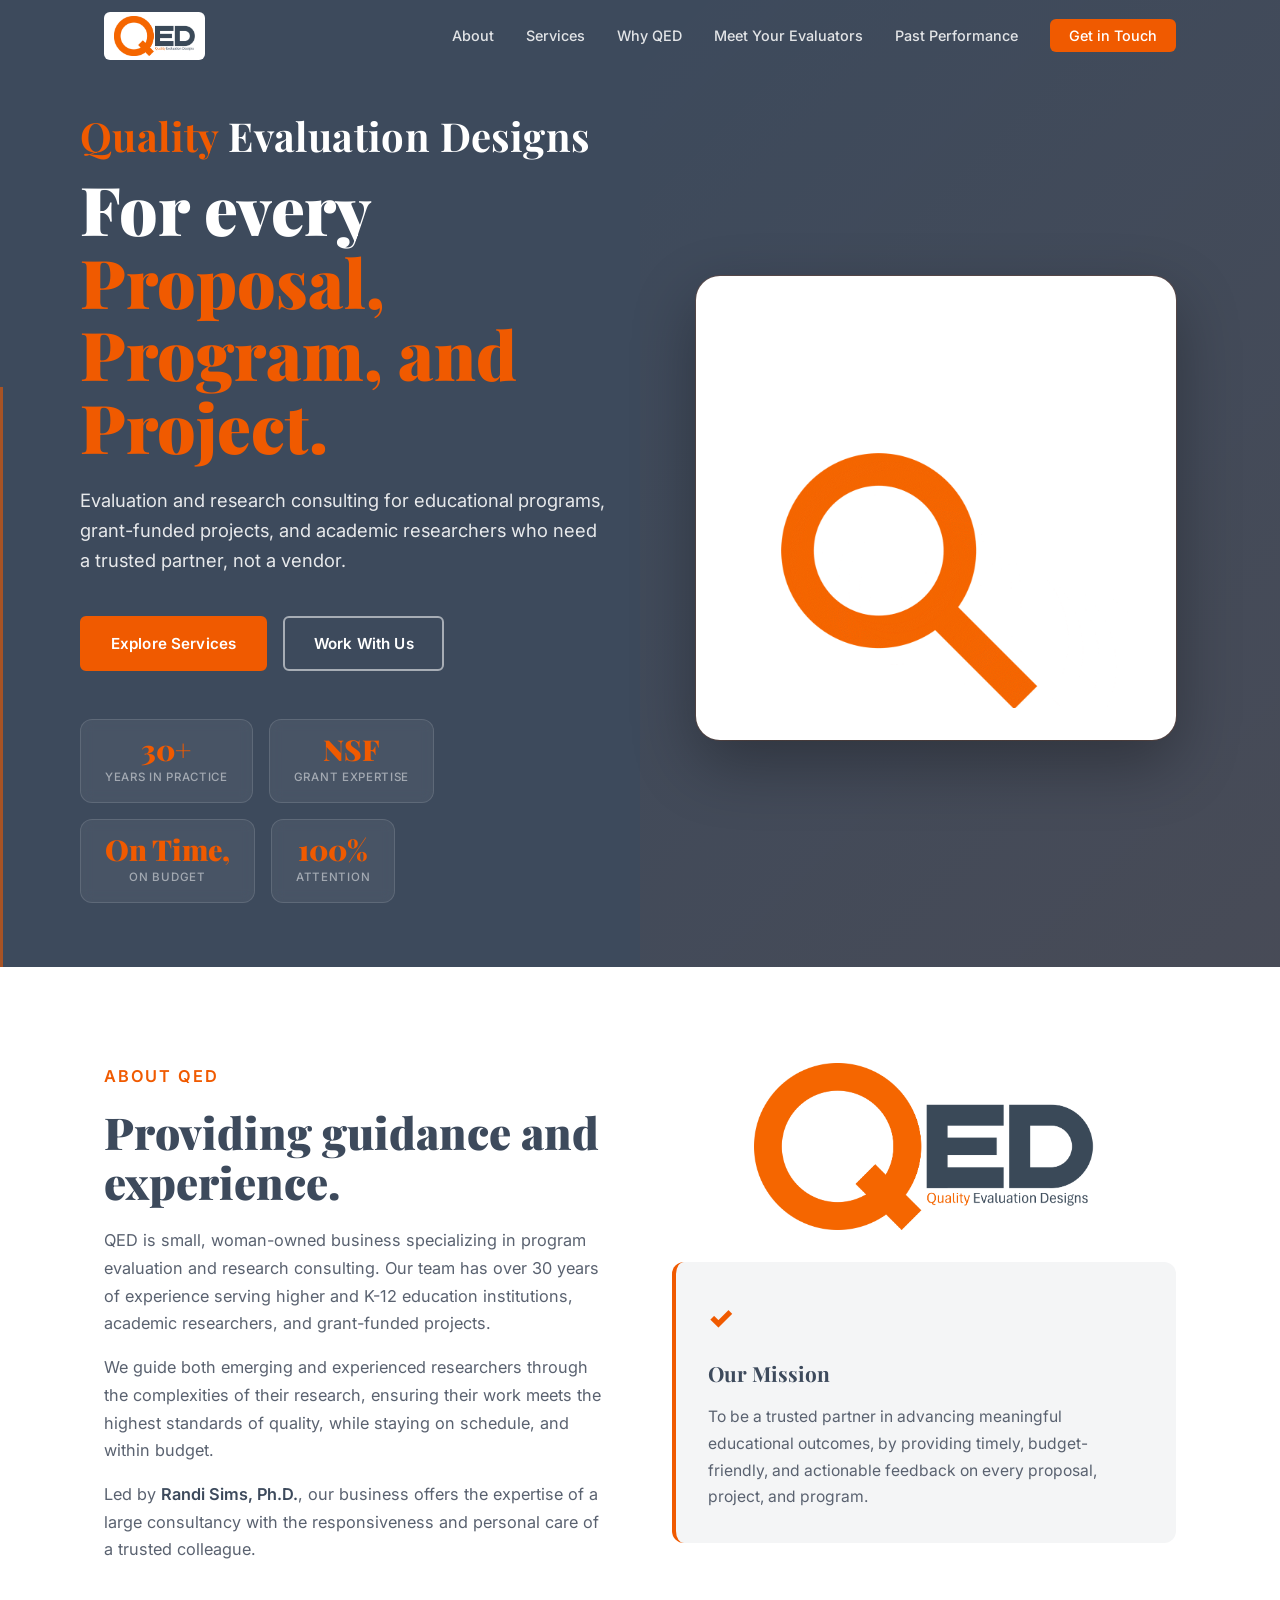
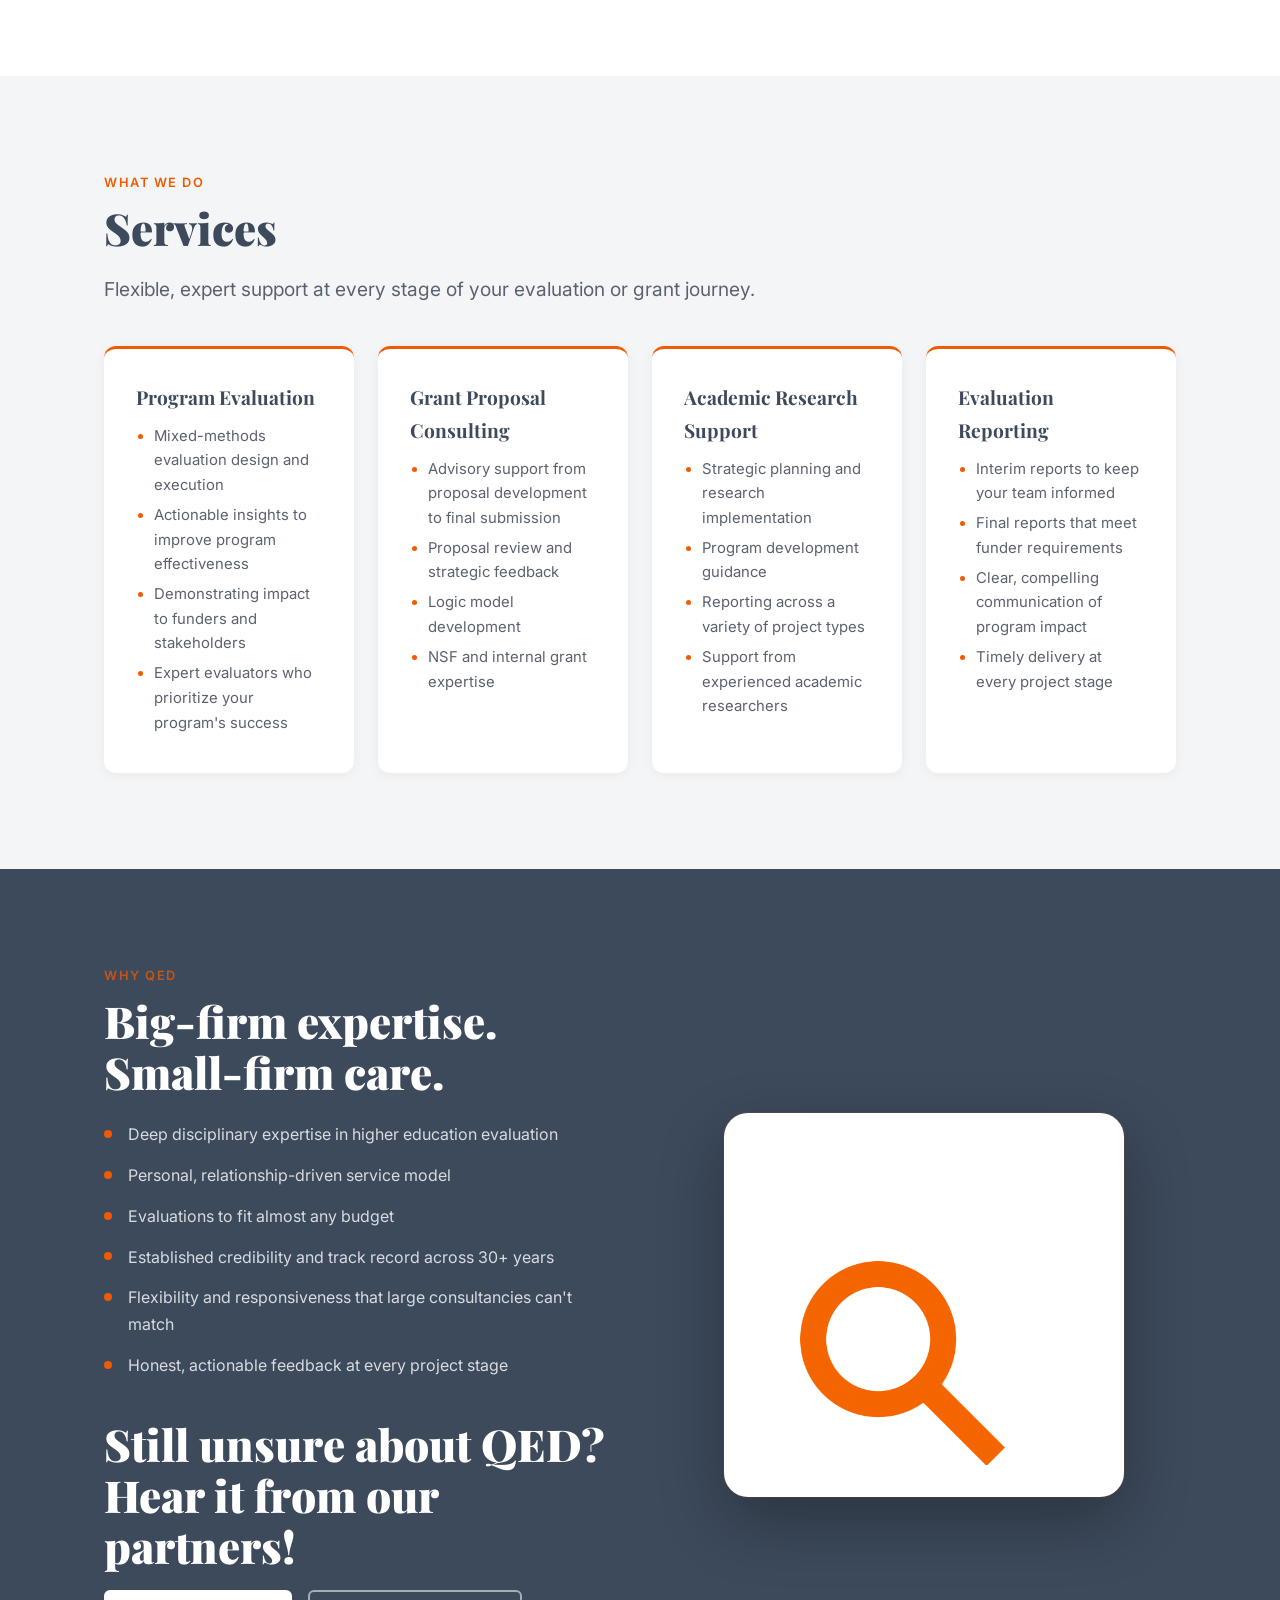
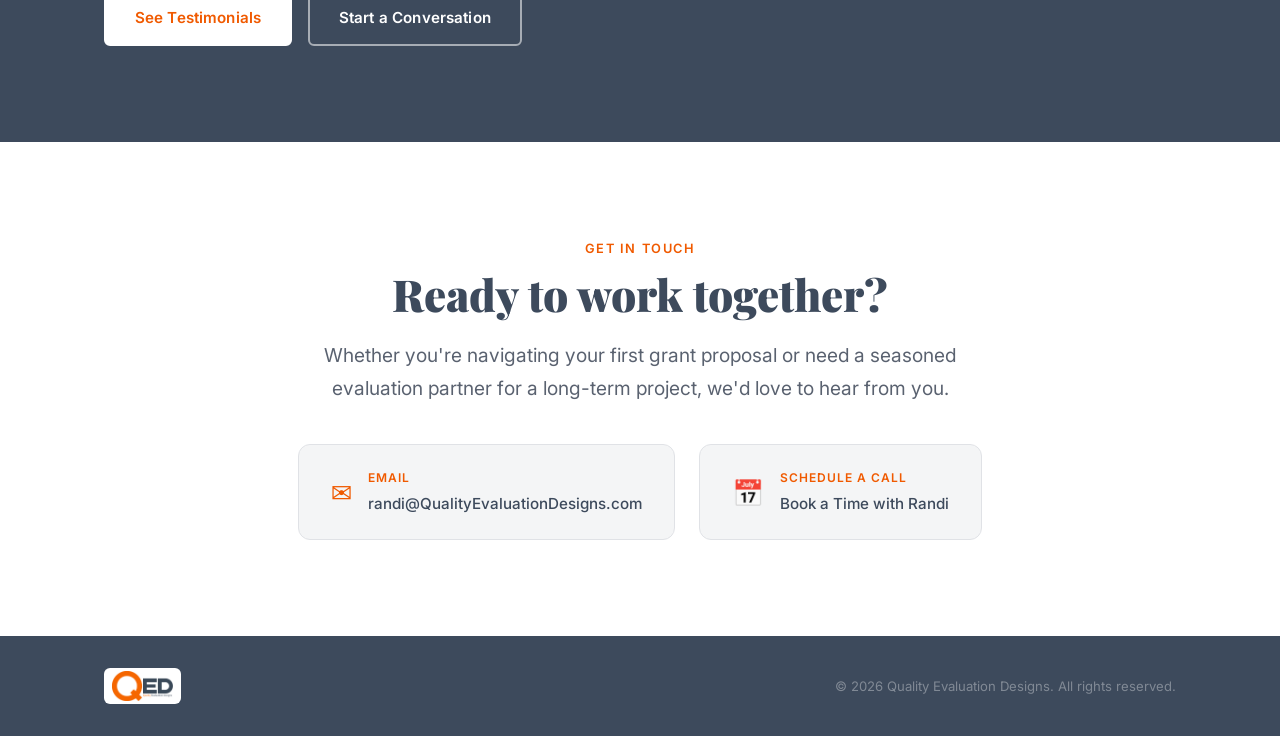
<file: index.html>
<!DOCTYPE html>
<html lang="en">
<head>
  <meta charset="UTF-8" />
  <meta name="viewport" content="width=device-width, initial-scale=1.0" />
  <title>Quality Evaluation Designs</title>
  <link rel="stylesheet" href="styles.css" />
  <link rel="icon" type="image/png" href="favicon.png" />
  <link rel="preconnect" href="https://fonts.googleapis.com" />
  <link rel="preconnect" href="https://fonts.gstatic.com" crossorigin />
  <link href="https://fonts.googleapis.com/css2?family=Playfair+Display:wght@700;900&family=Inter:wght@300;400;500;600&display=swap" rel="stylesheet" />
  <!-- Calendly link widget begin -->
  <link href="https://assets.calendly.com/assets/external/widget.css" rel="stylesheet">
  <script src="https://assets.calendly.com/assets/external/widget.js" type="text/javascript" async></script>
  <!-- Calendly link widget end -->
</head>
<body>

  <!-- ── Navigation ─────────────────────────────────────────── -->
  <nav class="nav" id="nav">
    <div class="nav__inner">
      <a href="#hero" class="nav__logo">
        <img src="qed_standardLogo.png" alt="Quality Evaluation Designs" class="nav__logo-img" />
      </a>
      <button class="nav__toggle" id="navToggle" aria-label="Toggle menu">
        <span></span><span></span><span></span>
      </button>
      <ul class="nav__links" id="navLinks">
        <li><a href="#about">About</a></li>
        <li><a href="#services">Services</a></li>
        <li><a href="#why-qed">Why QED</a></li>
        <li><a href="team.html">Meet Your Evaluators</a></li>
        <li><a href="testimonials.html">Past Performance</a></li>
        <li><a href="#contact" class="nav__cta">Get in Touch</a></li>
      </ul>
    </div>
  </nav>

  <!-- ── Hero ───────────────────────────────────────────────── -->
  <section class="hero" id="hero">
    <div class="hero__inner">
      <div class="hero__content">
        <p class="hero__brand-name">
          <span class="hero__brand-name--accent">Quality</span> Evaluation Designs
        </p>
        <h1 class="hero__title">
          For every<br />
          <span class="hero__title--accent">Proposal, Program, and Project.</span>
        </h1>
        <p class="hero__sub">
          Evaluation and research consulting for educational programs, grant-funded projects, and academic researchers who need a trusted partner, not a vendor.
        </p>
        <div class="hero__actions">
          <a href="#services" class="btn btn--primary">Explore Services</a>
          <a href="#contact" class="btn btn--outline">Work With Us</a>
        </div>
        <div class="hero__stat-row">
          <div class="stat-chip">
            <span class="stat-chip__num">30+</span>
            <span class="stat-chip__label">Years in Practice</span>
          </div>
          <div class="stat-chip">
            <span class="stat-chip__num">NSF</span>
            <span class="stat-chip__label">Grant Expertise</span>
          </div>
           <div class="stat-chip">
            <span class="stat-chip__num">On Time,</span>
            <span class="stat-chip__label">On Budget</span>
          </div>
          <div class="stat-chip">
            <span class="stat-chip__num">100%</span>
            <span class="stat-chip__label">Attention</span>
          </div>
        </div>
      </div>

      <div class="hero__visual" aria-hidden="true">
        <img src="qed_logo_gif.gif" alt="" class="hero__gif" />
      </div>
    </div>
  </section>

  <!-- ── About ──────────────────────────────────────────────── -->
  <section class="section about" id="about">
    <div class="container">
      <div class="about__grid">
        <div class="about__text">
          <p class="section-eyebrow">About QED</p>
          <h2 class="section-title">Providing guidance and experience.</h2>
          <p>
            QED is small, woman-owned business specializing in program evaluation and research
            consulting. Our team has over 30 years of experience serving higher and K-12 education
            institutions, academic researchers, and grant-funded projects.
          </p>
          <p>
            We guide both emerging and experienced researchers through the complexities
            of their research, ensuring their work meets the highest standards of
            quality, while staying on schedule, and within budget.
          </p>
          <p>
            Led by <strong>Randi Sims, Ph.D.</strong>, our business offers the expertise of a large
            consultancy with the responsiveness and personal care of a trusted colleague.
          </p>
        </div>
        <div class="about__logo-panel">
          <img src="qed_standardLogo.png" alt="Quality Evaluation Designs logo" class="about__logo-img" />
          <div class="mission-card">
            <div class="mission-card__icon" aria-hidden="true">&#10003;</div>
            <h3>Our Mission</h3>
            <p>
              To be a trusted partner in advancing meaningful educational outcomes,
              by providing timely, budget-friendly, and actionable feedback
              on every proposal, project, and program.
            </p>
          </div>
        </div>
      </div>
    </div>
  </section>

  <!-- ── Services ───────────────────────────────────────────── -->
  <section class="section services" id="services">
    <div class="container">
      <p class="section-eyebrow">What We Do</p>
      <h2 class="section-title">Services</h2>
      <p class="section-sub">
        Flexible, expert support at every stage of your evaluation or grant journey.
      </p>
      <div class="services__grid">

        <div class="service-card">
          <h3>Program Evaluation</h3>
          <ul>
            <li>Mixed-methods evaluation design and execution</li>
            <li>Actionable insights to improve program effectiveness</li>
            <li>Demonstrating impact to funders and stakeholders</li>
            <li>Expert evaluators who prioritize your program's success</li>
          </ul>
        </div>

        <div class="service-card">
          <h3>Grant Proposal Consulting</h3>
          <ul>
            <li>Advisory support from proposal development to final submission</li>
            <li>Proposal review and strategic feedback</li>
            <li>Logic model development</li>
            <li>NSF and internal grant expertise</li>
          </ul>
        </div>

        <div class="service-card">
          <h3>Academic Research Support</h3>
          <ul>
            <li>Strategic planning and research implementation</li>
            <li>Program development guidance</li>
            <li>Reporting across a variety of project types</li>
            <li>Support from experienced academic researchers</li>
          </ul>
        </div>

        <div class="service-card">
          <h3>Evaluation Reporting</h3>
          <ul>
            <li>Interim reports to keep your team informed</li>
            <li>Final reports that meet funder requirements</li>
            <li>Clear, compelling communication of program impact</li>
            <li>Timely delivery at every project stage</li>
          </ul>
        </div>

      </div>
    </div>
  </section>

  <!-- ── Why QED ────────────────────────────────────────────── -->
  <section class="section why-qed" id="why-qed">
    <div class="container">
      <div class="why-qed__inner">
        <div class="why-qed__text">
          <p class="section-eyebrow section-eyebrow--light">Why QED</p>
          <h2 class="section-title section-title--light">
            Big-firm expertise.<br />Small-firm care.
          </h2>
          <ul class="why-list">
            <li>Deep disciplinary expertise in higher education evaluation</li>
            <li>Personal, relationship-driven service model</li>
            <li>Evaluations to fit almost any budget</li>
            <li>Established credibility and track record across 30+ years</li>
            <li>Flexibility and responsiveness that large consultancies can't match</li>
            <li>Honest, actionable feedback at every project stage</li>
          </ul>
          <h2 class="section-title section-title--light">
            Still unsure about QED? <br />
            Hear it from our partners!
          </h2>
          <div class="btn-row">
            <a href="testimonials.html" class="btn btn--primary btn--light-bg">See Testimonials</a>
            <a href="#contact" class="btn btn--outline">Start a Conversation</a>
          </div>
        </div>
        <div class="why-qed__visual" aria-hidden="true">
          <img src="qed_logo_gif.gif" alt="" class="why-qed__gif" />
        </div>
      </div>
    </div>
  </section>

  <!-- ── Contact ────────────────────────────────────────────── -->
  <section class="section contact" id="contact">
    <div class="container contact__inner">
      <p class="section-eyebrow">Get in Touch</p>
      <h2 class="section-title">Ready to work together?</h2>
      <p class="section-sub">
        Whether you're navigating your first grant proposal or need a seasoned
        evaluation partner for a long-term project, we'd love to hear from you.
      </p>
      <div class="contact__cards">
        <a href="mailto:randi@QualityEvaluationDesigns.com" class="contact-card">
          <div class="contact-card__icon" aria-hidden="true">&#9993;</div>
          <div>
            <p class="contact-card__label">Email</p>
            <p class="contact-card__value">randi@QualityEvaluationDesigns.com</p>
          </div>
        </a>
        <a href="" class="contact-card" onclick="Calendly.initPopupWidget({url: 'https://calendly.com/randi-qualityevaluationdesigns/meeting-with-randi'});return false;">
          <div class="contact-card__icon" aria-hidden="true">&#128197;</div>
          <div>
            <p class="contact-card__label">Schedule a Call</p>
            <p class="contact-card__value">Book a Time with Randi</p>
          </div>
        </a>
      </div>
    </div>
  </section>

  <!-- ── Footer ─────────────────────────────────────────────── -->
  <footer class="footer">
    <div class="container footer__inner">
      <div class="footer__brand">
        <img src="qed_standardLogo.png" alt="Quality Evaluation Designs" class="footer__logo-img" />
      </div>
      <p class="footer__copy">&copy; 2026 Quality Evaluation Designs. All rights reserved.</p>
    </div>
  </footer>

  <script src="script.js"></script>
</body>
</html>
</file>
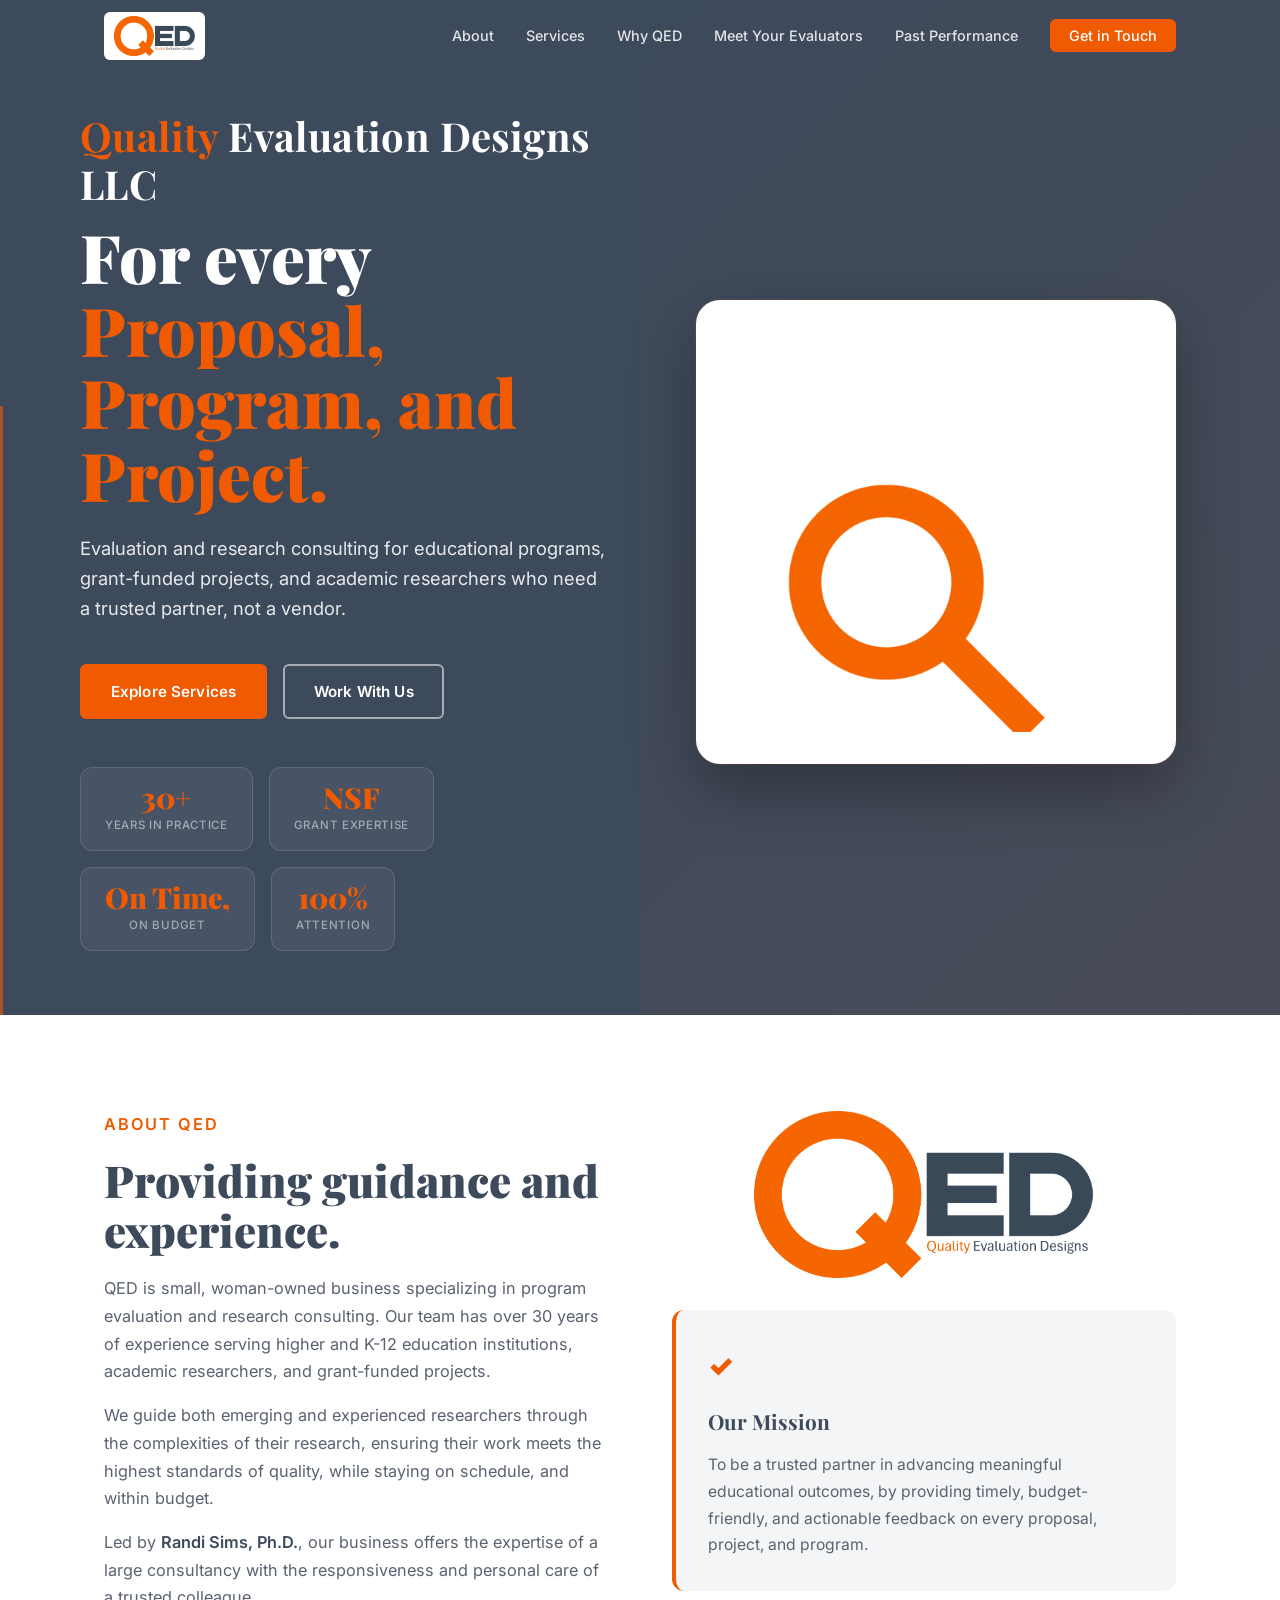
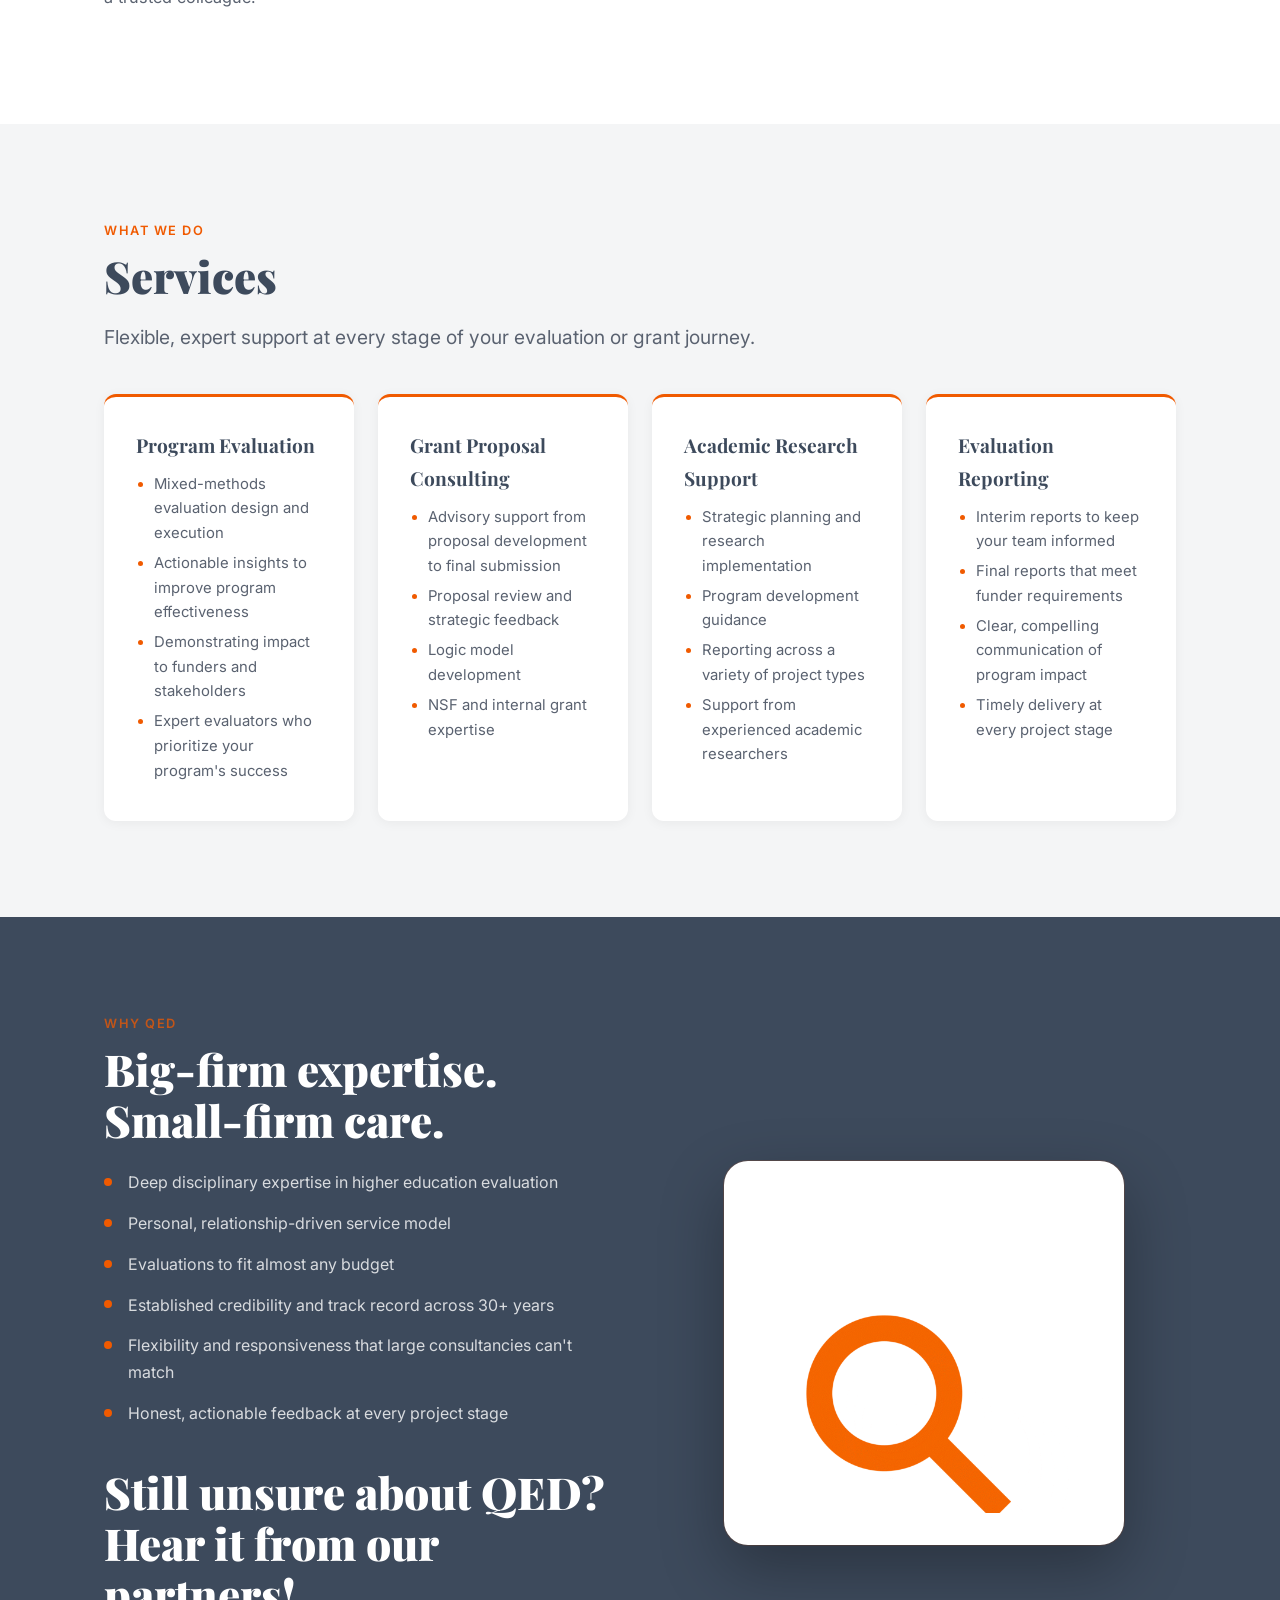
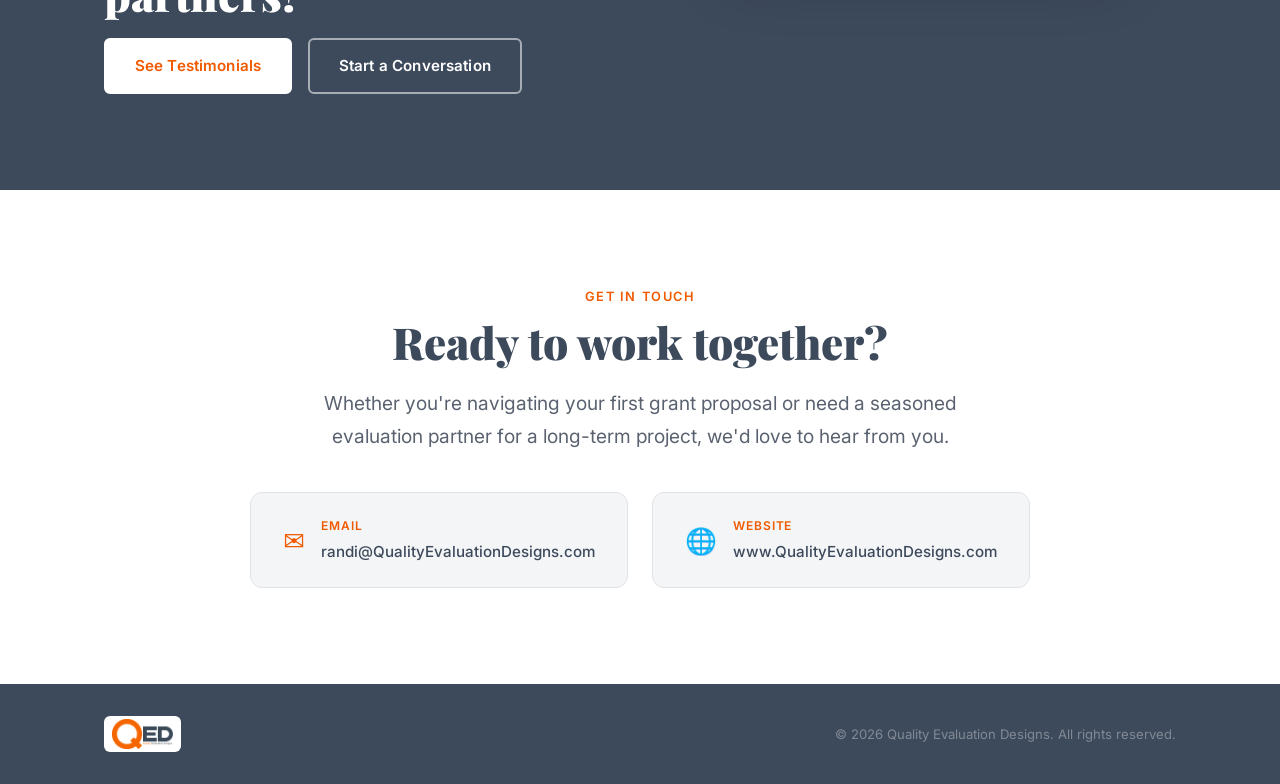
<file: index-pop-os-safeBackup-0001.html>
<!DOCTYPE html>
<html lang="en">
<head>
  <meta charset="UTF-8" />
  <meta name="viewport" content="width=device-width, initial-scale=1.0" />
  <title>Quality Evaluation Designs</title>
  <link rel="stylesheet" href="styles.css" />
  <link rel="icon" type="image/png" href="favicon.png" />
  <link rel="preconnect" href="https://fonts.googleapis.com" />
  <link rel="preconnect" href="https://fonts.gstatic.com" crossorigin />
  <link href="https://fonts.googleapis.com/css2?family=Playfair+Display:wght@700;900&family=Inter:wght@300;400;500;600&display=swap" rel="stylesheet" />
</head>
<body>

  <!-- ── Navigation ─────────────────────────────────────────── -->
  <nav class="nav" id="nav">
    <div class="nav__inner">
      <a href="#hero" class="nav__logo">
        <img src="qed_standardLogo.png" alt="Quality Evaluation Designs" class="nav__logo-img" />
      </a>
      <button class="nav__toggle" id="navToggle" aria-label="Toggle menu">
        <span></span><span></span><span></span>
      </button>
      <ul class="nav__links" id="navLinks">
        <li><a href="#about">About</a></li>
        <li><a href="#services">Services</a></li>
        <li><a href="#why-qed">Why QED</a></li>
        <li><a href="team.html">Meet Your Evaluators</a></li>
        <li><a href="testimonials.html">Past Performance</a></li>
        <li><a href="#contact" class="nav__cta">Get in Touch</a></li>
      </ul>
    </div>
  </nav>

  <!-- ── Hero ───────────────────────────────────────────────── -->
  <section class="hero" id="hero">
    <div class="hero__inner">
      <div class="hero__content">
        <p class="hero__brand-name">
          <span class="hero__brand-name--accent">Quality</span> Evaluation Designs LLC
        </p>
        <h1 class="hero__title">
          For every<br />
          <span class="hero__title--accent">Proposal, Program, and Project.</span>
        </h1>
        <p class="hero__sub">
          Evaluation and research consulting for educational programs, grant-funded projects, and academic researchers who need a trusted partner, not a vendor.
        </p>
        <div class="hero__actions">
          <a href="#services" class="btn btn--primary">Explore Services</a>
          <a href="#contact" class="btn btn--outline">Work With Us</a>
        </div>
        <div class="hero__stat-row">
          <div class="stat-chip">
            <span class="stat-chip__num">30+</span>
            <span class="stat-chip__label">Years in Practice</span>
          </div>
          <div class="stat-chip">
            <span class="stat-chip__num">NSF</span>
            <span class="stat-chip__label">Grant Expertise</span>
          </div>
           <div class="stat-chip">
            <span class="stat-chip__num">On Time,</span>
            <span class="stat-chip__label">On Budget</span>
          </div>
          <div class="stat-chip">
            <span class="stat-chip__num">100%</span>
            <span class="stat-chip__label">Attention</span>
          </div>
        </div>
      </div>

      <div class="hero__visual" aria-hidden="true">
        <img src="qed_logo_gif.gif" alt="" class="hero__gif" />
      </div>
    </div>
  </section>

  <!-- ── About ──────────────────────────────────────────────── -->
  <section class="section about" id="about">
    <div class="container">
      <div class="about__grid">
        <div class="about__text">
          <p class="section-eyebrow">About QED</p>
          <h2 class="section-title">Providing guidance and experience.</h2>
          <p>
            QED is small, woman-owned business specializing in program evaluation and research
            consulting. Our team has over 30 years of experience serving higher and K-12 education
            institutions, academic researchers, and grant-funded projects.
          </p>
          <p>
            We guide both emerging and experienced researchers through the complexities
            of their research, ensuring their work meets the highest standards of
            quality, while staying on schedule, and within budget.
          </p>
          <p>
            Led by <strong>Randi Sims, Ph.D.</strong>, our business offers the expertise of a large
            consultancy with the responsiveness and personal care of a trusted colleague.
          </p>
        </div>
        <div class="about__logo-panel">
          <img src="qed_standardLogo.png" alt="Quality Evaluation Designs logo" class="about__logo-img" />
          <div class="mission-card">
            <div class="mission-card__icon" aria-hidden="true">&#10003;</div>
            <h3>Our Mission</h3>
            <p>
              To be a trusted partner in advancing meaningful educational outcomes,
              by providing timely, budget-friendly, and actionable feedback
              on every proposal, project, and program.
            </p>
          </div>
        </div>
      </div>
    </div>
  </section>

  <!-- ── Services ───────────────────────────────────────────── -->
  <section class="section services" id="services">
    <div class="container">
      <p class="section-eyebrow">What We Do</p>
      <h2 class="section-title">Services</h2>
      <p class="section-sub">
        Flexible, expert support at every stage of your evaluation or grant journey.
      </p>
      <div class="services__grid">

        <div class="service-card">
          <h3>Program Evaluation</h3>
          <ul>
            <li>Mixed-methods evaluation design and execution</li>
            <li>Actionable insights to improve program effectiveness</li>
            <li>Demonstrating impact to funders and stakeholders</li>
            <li>Expert evaluators who prioritize your program's success</li>
          </ul>
        </div>

        <div class="service-card">
          <h3>Grant Proposal Consulting</h3>
          <ul>
            <li>Advisory support from proposal development to final submission</li>
            <li>Proposal review and strategic feedback</li>
            <li>Logic model development</li>
            <li>NSF and internal grant expertise</li>
          </ul>
        </div>

        <div class="service-card">
          <h3>Academic Research Support</h3>
          <ul>
            <li>Strategic planning and research implementation</li>
            <li>Program development guidance</li>
            <li>Reporting across a variety of project types</li>
            <li>Support from experienced academic researchers</li>
          </ul>
        </div>

        <div class="service-card">
          <h3>Evaluation Reporting</h3>
          <ul>
            <li>Interim reports to keep your team informed</li>
            <li>Final reports that meet funder requirements</li>
            <li>Clear, compelling communication of program impact</li>
            <li>Timely delivery at every project stage</li>
          </ul>
        </div>

      </div>
    </div>
  </section>

  <!-- ── Why QED ────────────────────────────────────────────── -->
  <section class="section why-qed" id="why-qed">
    <div class="container">
      <div class="why-qed__inner">
        <div class="why-qed__text">
          <p class="section-eyebrow section-eyebrow--light">Why QED</p>
          <h2 class="section-title section-title--light">
            Big-firm expertise.<br />Small-firm care.
          </h2>
          <ul class="why-list">
            <li>Deep disciplinary expertise in higher education evaluation</li>
            <li>Personal, relationship-driven service model</li>
            <li>Evaluations to fit almost any budget</li>
            <li>Established credibility and track record across 30+ years</li>
            <li>Flexibility and responsiveness that large consultancies can't match</li>
            <li>Honest, actionable feedback at every project stage</li>
          </ul>
          <h2 class="section-title section-title--light">
            Still unsure about QED? <br />
            Hear it from our partners!
          </h2>
          <div class="btn-row">
            <a href="testimonials.html" class="btn btn--primary btn--light-bg">See Testimonials</a>
            <a href="#contact" class="btn btn--outline">Start a Conversation</a>
          </div>
        </div>
        <div class="why-qed__visual" aria-hidden="true">
          <img src="qed_logo_gif.gif" alt="" class="why-qed__gif" />
        </div>
      </div>
    </div>
  </section>

  <!-- ── Contact ────────────────────────────────────────────── -->
  <section class="section contact" id="contact">
    <div class="container contact__inner">
      <p class="section-eyebrow">Get in Touch</p>
      <h2 class="section-title">Ready to work together?</h2>
      <p class="section-sub">
        Whether you're navigating your first grant proposal or need a seasoned
        evaluation partner for a long-term project, we'd love to hear from you.
      </p>
      <div class="contact__cards">
        <a href="mailto:randi@QualityEvaluationDesigns.com" class="contact-card">
          <div class="contact-card__icon" aria-hidden="true">&#9993;</div>
          <div>
            <p class="contact-card__label">Email</p>
            <p class="contact-card__value">randi@QualityEvaluationDesigns.com</p>
          </div>
        </a>
        <a href="https://www.QualityEvaluationDesigns.com" class="contact-card">
          <div class="contact-card__icon" aria-hidden="true">&#127760;</div>
          <div>
            <p class="contact-card__label">Website</p>
            <p class="contact-card__value">www.QualityEvaluationDesigns.com</p>
          </div>
        </a>
      </div>
    </div>
  </section>

  <!-- ── Footer ─────────────────────────────────────────────── -->
  <footer class="footer">
    <div class="container footer__inner">
      <div class="footer__brand">
        <img src="qed_standardLogo.png" alt="Quality Evaluation Designs" class="footer__logo-img" />
      </div>
      <p class="footer__copy">&copy; 2026 Quality Evaluation Designs. All rights reserved.</p>
    </div>
  </footer>

  <script src="script.js"></script>
</body>
</html>
</file>
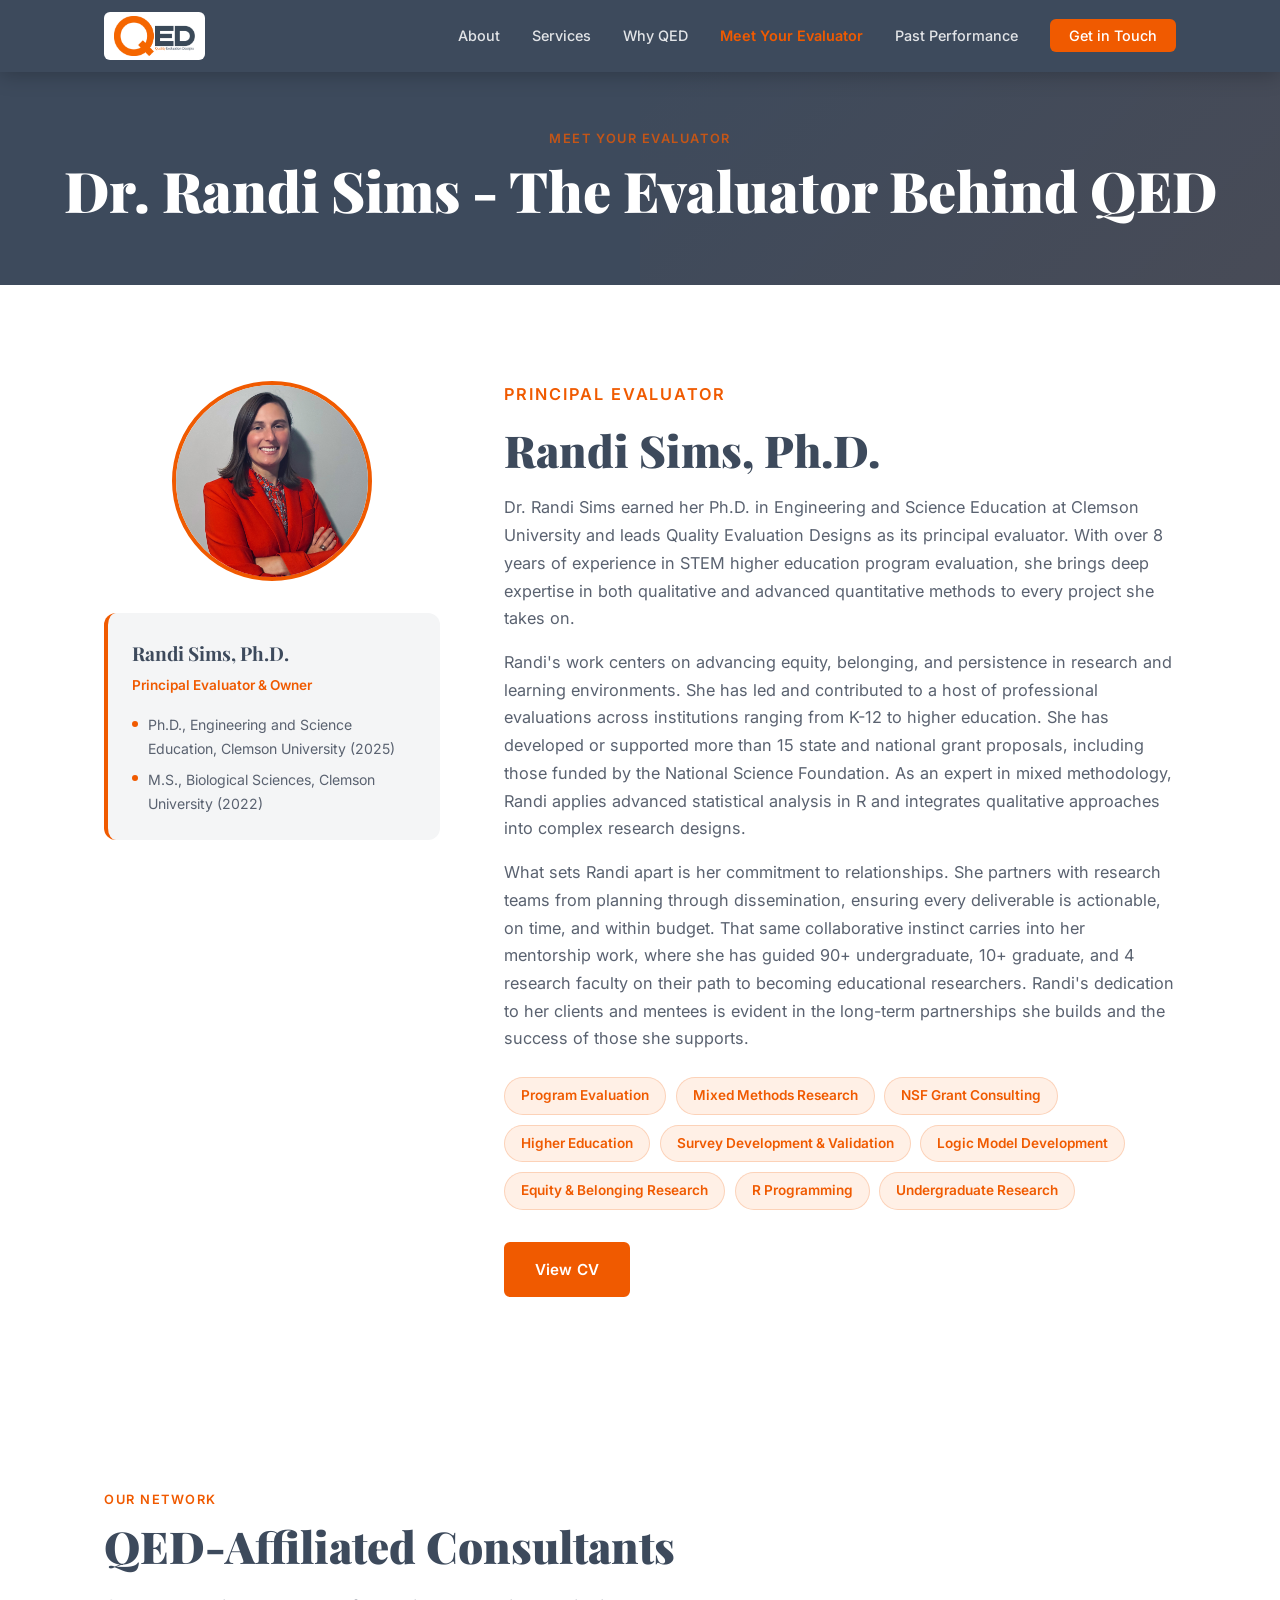
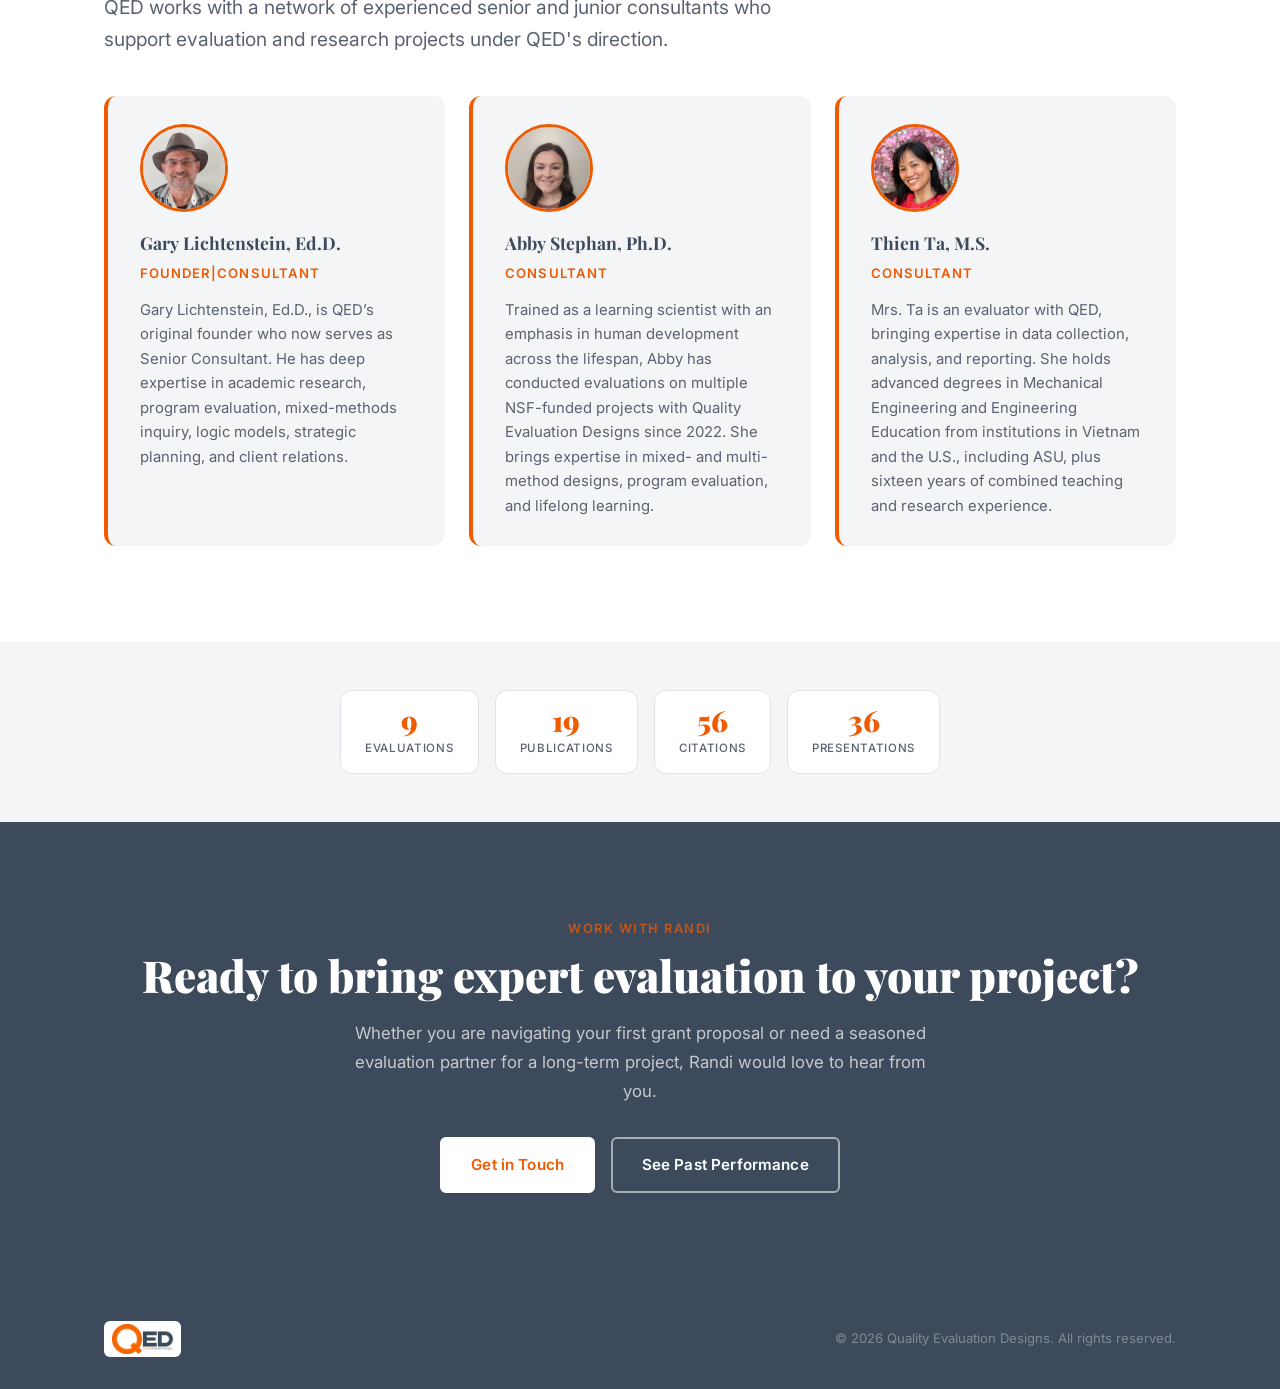
<file: team.html>
<!DOCTYPE html>
<html lang="en">
<head>
  <meta charset="UTF-8" />
  <meta name="viewport" content="width=device-width, initial-scale=1.0" />
  <title>Meet Your Evaluator | Quality Evaluation Designs</title>
  <link rel="stylesheet" href="styles.css" />
  <link rel="icon" type="image/png" href="favicon.png" />
  <link rel="preconnect" href="https://fonts.googleapis.com" />
  <link rel="preconnect" href="https://fonts.gstatic.com" crossorigin />
  <link href="https://fonts.googleapis.com/css2?family=Playfair+Display:wght@700;900&family=Inter:wght@300;400;500;600&display=swap" rel="stylesheet" />
</head>
<body>

  <!-- ── Navigation ─────────────────────────────────────────── -->
  <nav class="nav scrolled always-scrolled" id="nav">
    <div class="nav__inner">
      <a href="index.html" class="nav__logo">
        <img src="qed_standardLogo.png" alt="Quality Evaluation Designs" class="nav__logo-img" />
      </a>
      <button class="nav__toggle" id="navToggle" aria-label="Toggle menu">
        <span></span><span></span><span></span>
      </button>
      <ul class="nav__links" id="navLinks">
        <li><a href="index.html#about">About</a></li>
        <li><a href="index.html#services">Services</a></li>
        <li><a href="index.html#why-qed">Why QED</a></li>
        <li><a href="team.html" class="nav__active">Meet Your Evaluator</a></li>
        <li><a href="testimonials.html">Past Performance</a></li>
        <li><a href="index.html#contact" class="nav__cta">Get in Touch</a></li>
      </ul>
    </div>
  </nav>

  <!-- ── Page Header ────────────────────────────────────────── -->
  <section class="page-header">
    <p class="section-eyebrow section-eyebrow--light">Meet Your Evaluator</p>
    <h1 class="page-header__title">Dr. Randi Sims - The Evaluator Behind QED</h1>
  </section>

  <!-- ── Bio ───────────────────────────────────────────────── -->
  <section class="section" id="bio">
    <div class="container">
      <div class="team-grid">

        <div class="team-photo-panel">
          <img class="team-photo" src="headshots/headshot_rs.png" alt="Randi Sims Headshot" /> 
          <div class="team-credentials">
            <h3>Randi Sims, Ph.D.</h3>
            <p class="team-credentials__title">Principal Evaluator &amp; Owner</p>
            <ul class="team-credentials__list">
              <li>Ph.D., Engineering and Science Education, Clemson University (2025)</li>
              <li>M.S., Biological Sciences, Clemson University (2022)</li>
            </ul>
          </div>
        </div>

        <div class="team-bio">
          <p class="section-eyebrow">Principal Evaluator</p>
          <h2 class="section-title">Randi Sims, Ph.D.</h2>
          <p>
            Dr. Randi Sims earned her Ph.D. in Engineering and Science Education at Clemson
            University and leads Quality Evaluation Designs as its principal evaluator. With
            over 8 years of experience in STEM higher education program evaluation, she brings
            deep expertise in both qualitative and advanced quantitative methods to every
            project she takes on.
          </p>
          <p>
            Randi's work centers on advancing equity, belonging, and persistence in research
            and learning environments. She has led and contributed to a host of professional
            evaluations across institutions ranging from K-12 to higher education. She has developed or supported more than 15 state and national grant
            proposals, including those funded by the National Science Foundation. As an expert in mixed methodology, Randi applies advanced statistical analysis in R and integrates qualitative approaches into complex research designs.
          </p>
          <p>
            What sets Randi apart is her commitment to relationships. She partners with
            research teams from planning through dissemination, ensuring every deliverable is
            actionable, on time, and within budget. That same collaborative instinct carries
            into her mentorship work, where she has guided 90+ undergraduate, 10+ graduate, and 4 research faculty on their path to becoming educational researchers. Randi's dedication to her clients and mentees is evident in the long-term partnerships she builds and the success of those she supports.
          </p>
          <div class="expertise-chips">
            <span class="expertise-chip">Program Evaluation</span>
            <span class="expertise-chip">Mixed Methods Research</span>
            <span class="expertise-chip">NSF Grant Consulting</span>
            <span class="expertise-chip">Higher Education</span>
            <span class="expertise-chip">Survey Development &amp; Validation</span>
            <span class="expertise-chip">Logic Model Development</span>
            <span class="expertise-chip">Equity &amp; Belonging Research</span>
            <span class="expertise-chip">R Programming</span>
            <span class="expertise-chip">Undergraduate Research</span>
          </div>
          <div class="btn-row" style="margin-top: 2rem;">
            <a href="randi_sims_cv.pdf" class="btn btn--primary" target="_blank">View CV</a>
          </div>
        </div>

      </div>
    </div>
  </section>

  <!-- ── Affiliated Consultants ───────────────────────────────── -->
  <section class="section" id="consultants">
    <div class="container">
      <p class="section-eyebrow">Our Network</p>
      <h2 class="section-title">QED-Affiliated Consultants</h2>
      <p class="section-sub">
        QED works with a network of experienced senior and junior consultants who support evaluation and research projects under QED's direction.
      </p>
      <div class="consultants-grid">

        <div class="consultant-card">
          <img class="consultant-card__photo" src="headshots/headshot_gl.jpg" alt="Gary Lichtenstein" />
          <h3>Gary Lichtenstein, Ed.D.</h3>
          <p class="consultant-card__role">Founder|Consultant</p>
          <p>Gary Lichtenstein, Ed.D., is QED’s original founder who now serves as Senior Consultant. He has deep expertise in academic research, program evaluation, mixed-methods inquiry, logic models, strategic planning, and client relations.</p>
        </div>

        <div class="consultant-card">
          <img class="consultant-card__photo" src="headshots/headshot_as.jpg" alt="Abby Stephan" />
          <h3>Abby Stephan, Ph.D.</h3>
          <p class="consultant-card__role">Consultant</p>
          <p>Trained as a learning scientist with an emphasis in human development across the lifespan, Abby has conducted evaluations on multiple NSF-funded projects with Quality Evaluation Designs since 2022. She brings expertise in mixed- and multi-method designs, program evaluation, and lifelong learning. </p>
        </div>

        <div class="consultant-card">
          <img class="consultant-card__photo" src="headshots/headshot_tt.jpg" alt="Thien Ta" />
          <h3>Thien Ta, M.S.</h3>
          <p class="consultant-card__role">Consultant</p>
          <p>Mrs. Ta is an evaluator with QED, bringing expertise in data collection, analysis, and reporting. She holds advanced degrees in Mechanical Engineering and Engineering Education from institutions in Vietnam and the U.S., including ASU, plus sixteen years of combined teaching and research experience.</p>
        </div>

      </div>
    </div>
  </section>

  <!-- ── Metrics ────────────────────────────────────────────── -->
  <section class="section" id="metrics" style="background: var(--color-light-gray); padding-top: 3rem; padding-bottom: 3rem;">
    <div class="container">
      <div class="hero__stat-row" style="justify-content: center;">
        <div class="stat-chip stat-chip--light">
          <span class="stat-chip__num">9</span>
          <span class="stat-chip__label">Evaluations</span>
        </div>
        <div class="stat-chip stat-chip--light">
          <span class="stat-chip__num">19</span>
          <span class="stat-chip__label">Publications</span>
        </div>
        <div class="stat-chip stat-chip--light">
          <span class="stat-chip__num">56</span>
          <span class="stat-chip__label">Citations</span>
        </div>
        <div class="stat-chip stat-chip--light">
          <span class="stat-chip__num">36</span>
          <span class="stat-chip__label">Presentations</span>
        </div>
      </div>
    </div>
  </section>

  <!-- ── CTA ───────────────────────────────────────────────── -->
  <section class="section why-qed">
    <div class="container" style="text-align: center;">
      <p class="section-eyebrow section-eyebrow--light">Work With Randi</p>
      <h2 class="section-title section-title--light">Ready to bring expert evaluation to your project?</h2>
      <p style="color: rgba(255,255,255,0.7); margin-bottom: 2rem; font-size: 1.05rem; max-width: 55ch; margin-left: auto; margin-right: auto;">
        Whether you are navigating your first grant proposal or need a seasoned evaluation
        partner for a long-term project, Randi would love to hear from you.
      </p>
      <div class="btn-row" style="justify-content: center;">
        <a href="index.html#contact" class="btn btn--primary btn--light-bg">Get in Touch</a>
        <a href="testimonials.html" class="btn btn--outline">See Past Performance</a>
      </div>
    </div>
  </section>

  <!-- ── Footer ─────────────────────────────────────────────── -->
  <footer class="footer">
    <div class="container footer__inner">
      <div class="footer__brand">
        <img src="qed_standardLogo.png" alt="Quality Evaluation Designs" class="footer__logo-img" />
      </div>
      <p class="footer__copy">&copy; 2026 Quality Evaluation Designs. All rights reserved.</p>
    </div>
  </footer>

  <script src="script.js"></script>
</body>
</html>
</file>
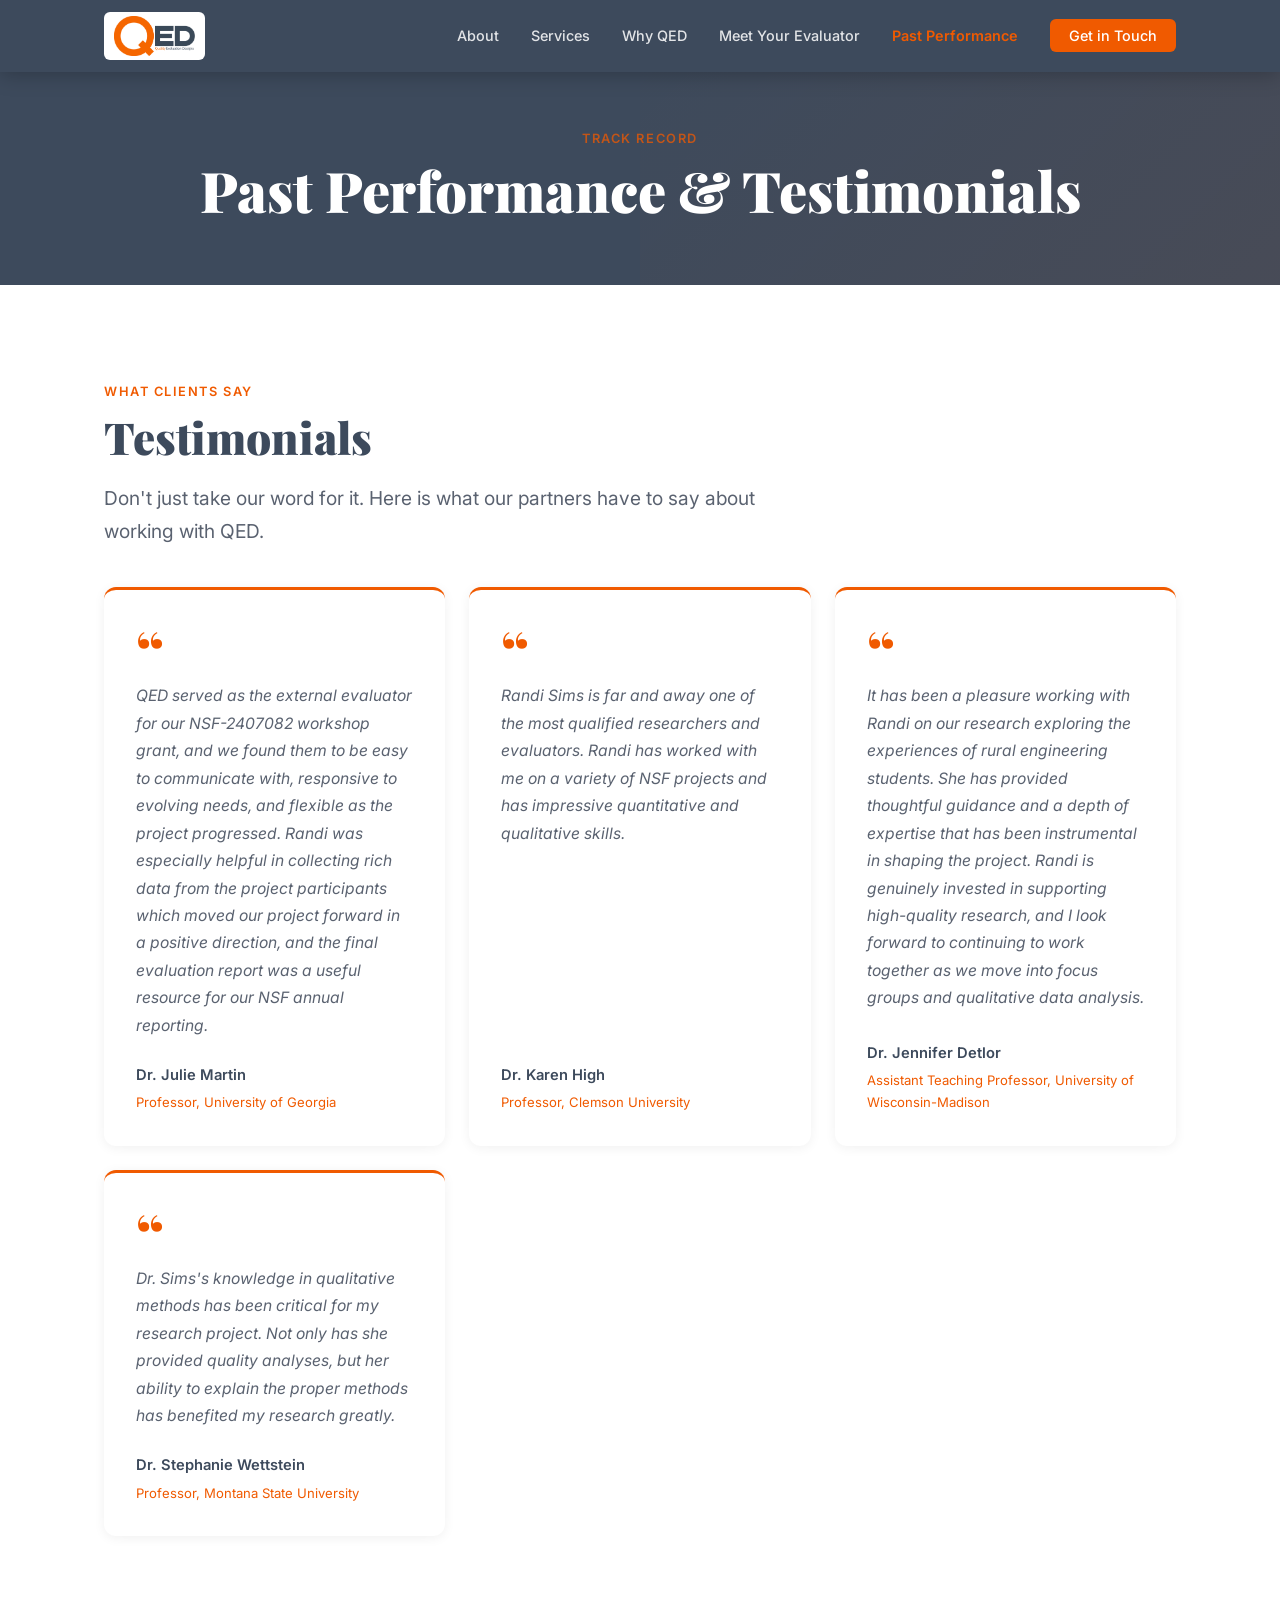
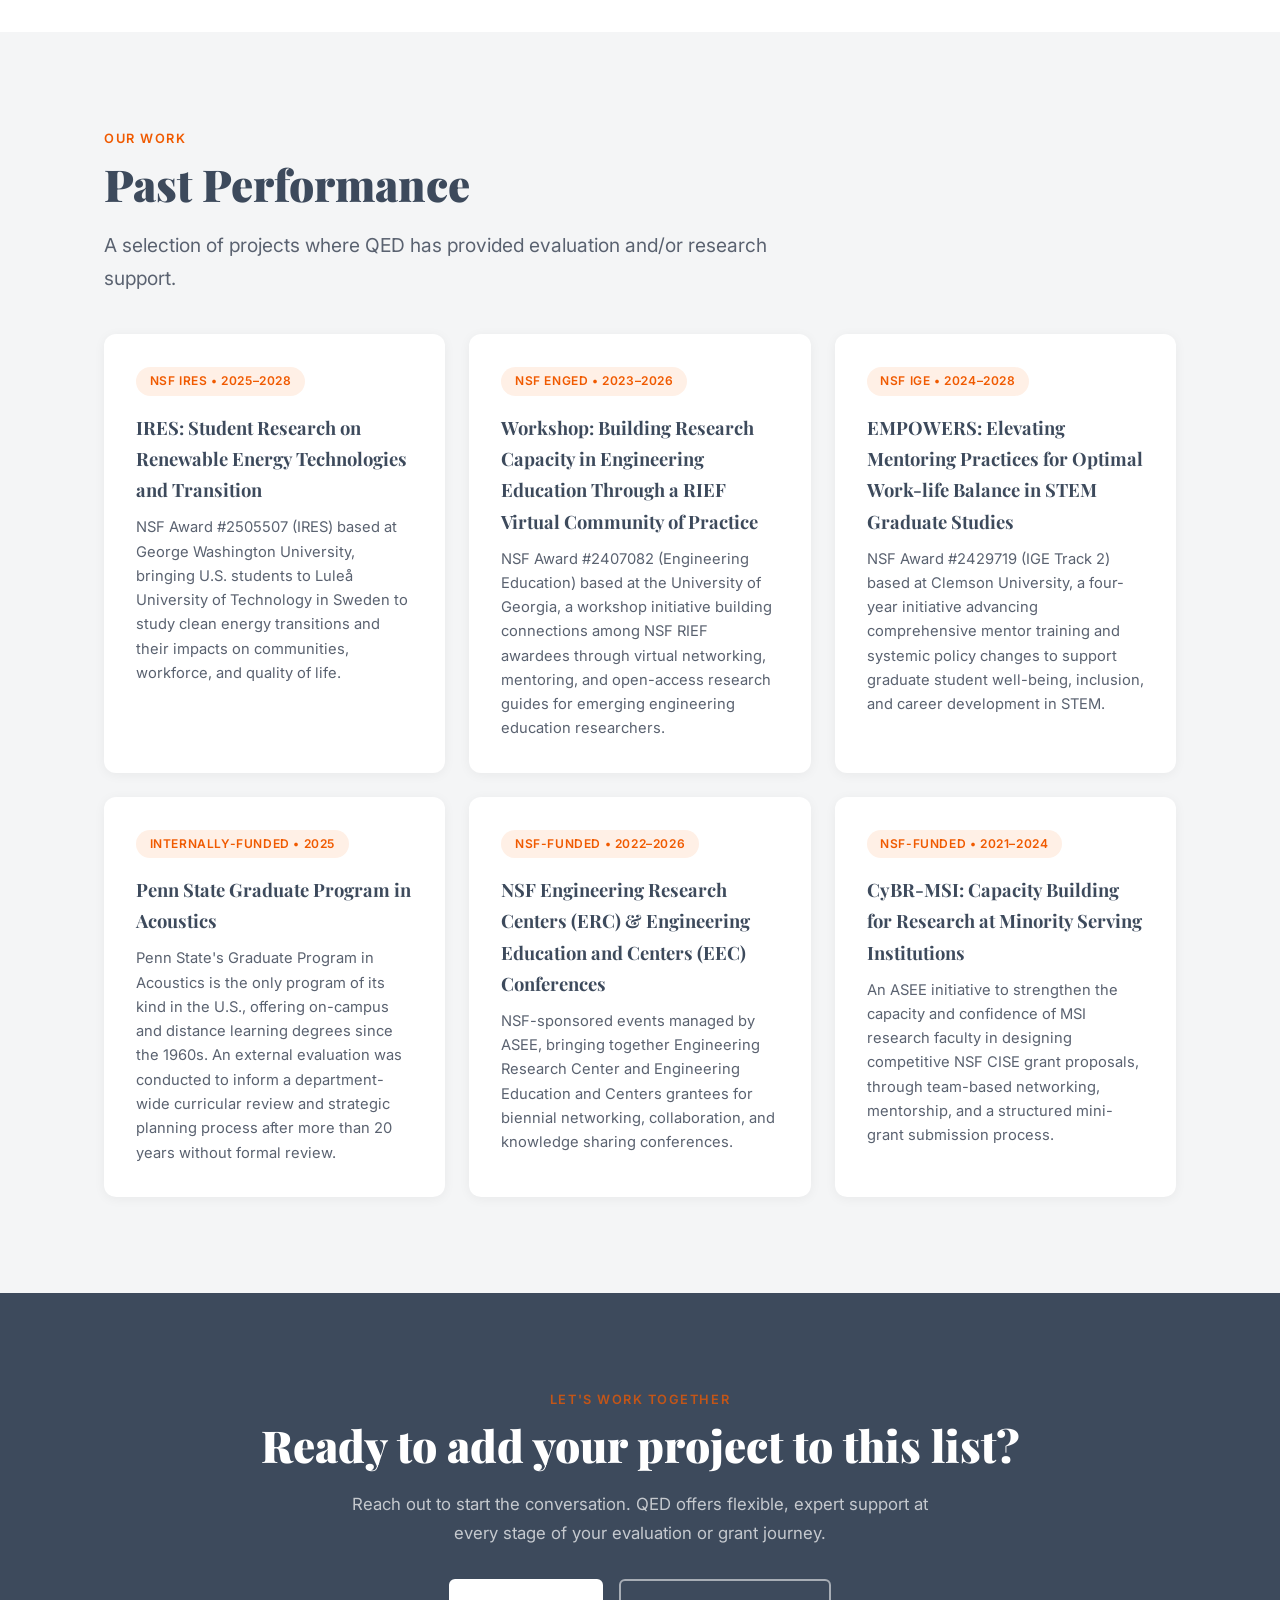
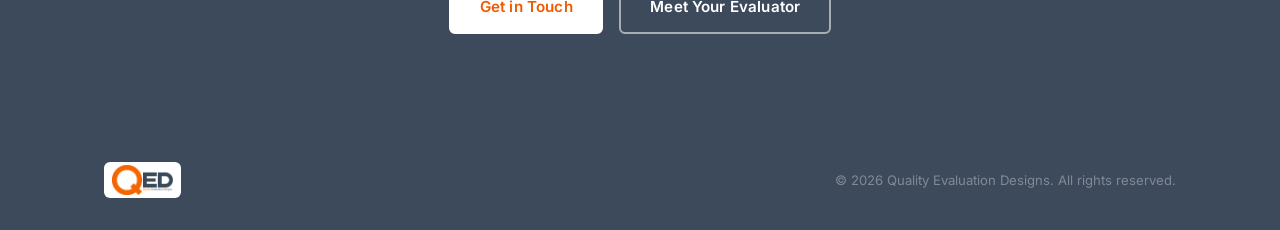
<file: testimonials.html>
<!DOCTYPE html>
<html lang="en">
<head>
  <meta charset="UTF-8" />
  <meta name="viewport" content="width=device-width, initial-scale=1.0" />
  <title>Past Performance | Quality Evaluation Designs</title>
  <link rel="stylesheet" href="styles.css" />
  <link rel="icon" type="image/png" href="favicon.png" />
  <link rel="preconnect" href="https://fonts.googleapis.com" />
  <link rel="preconnect" href="https://fonts.gstatic.com" crossorigin />
  <link href="https://fonts.googleapis.com/css2?family=Playfair+Display:wght@700;900&family=Inter:wght@300;400;500;600&display=swap" rel="stylesheet" />
</head>
<body>

  <!-- ── Navigation ─────────────────────────────────────────── -->
  <nav class="nav scrolled always-scrolled" id="nav">
    <div class="nav__inner">
      <a href="index.html" class="nav__logo">
        <img src="qed_standardLogo.png" alt="Quality Evaluation Designs" class="nav__logo-img" />
      </a>
      <button class="nav__toggle" id="navToggle" aria-label="Toggle menu">
        <span></span><span></span><span></span>
      </button>
      <ul class="nav__links" id="navLinks">
        <li><a href="index.html#about">About</a></li>
        <li><a href="index.html#services">Services</a></li>
        <li><a href="index.html#why-qed">Why QED</a></li>
        <li><a href="team.html">Meet Your Evaluator</a></li>
        <li><a href="testimonials.html" class="nav__active">Past Performance</a></li>
        <li><a href="index.html#contact" class="nav__cta">Get in Touch</a></li>
      </ul>
    </div>
  </nav>

  <!-- ── Page Header ────────────────────────────────────────── -->
  <section class="page-header">
    <p class="section-eyebrow section-eyebrow--light">Track Record</p>
    <h1 class="page-header__title">Past Performance &amp; Testimonials</h1>
  </section>

  <!-- ── Testimonials ───────────────────────────────────────── -->
  <section class="section" id="testimonials">
    <div class="container">
      <p class="section-eyebrow">What Clients Say</p>
      <h2 class="section-title">Testimonials</h2>
      <p class="section-sub">
        Don't just take our word for it. Here is what our partners have to say about working with QED.
      </p>

      <div class="testimonials-grid">

        <div class="testimonial-card">
          <div class="testimonial-card__quote-mark" aria-hidden="true">&ldquo;</div>
          <p class="testimonial-card__text">
            QED served as the external evaluator for our NSF-2407082 workshop grant, and we found them to be easy to communicate with, responsive to evolving needs, and flexible as the project progressed. Randi was especially helpful in collecting rich data from the project participants which moved our project forward in a positive direction, and the final evaluation report was a useful resource for our NSF annual reporting.
          </p>
          <p class="testimonial-card__author">Dr. Julie Martin</p>
          <p class="testimonial-card__org">Professor, University of Georgia</p>
        </div>

        <div class="testimonial-card">
          <div class="testimonial-card__quote-mark" aria-hidden="true">&ldquo;</div>
          <p class="testimonial-card__text">
            Randi Sims is far and away one of the most qualified researchers and evaluators.  Randi has worked with me on a variety of NSF projects and has impressive quantitative and qualitative skills.
          </p>
          <p class="testimonial-card__author">Dr. Karen High</p>
          <p class="testimonial-card__org">Professor, Clemson University</p>
        </div>

        <div class="testimonial-card">
          <div class="testimonial-card__quote-mark" aria-hidden="true">&ldquo;</div>
          <p class="testimonial-card__text">
            It has been a pleasure working with Randi on our research exploring the experiences of rural engineering students. She has provided thoughtful guidance and a depth of expertise that has been instrumental in shaping the project. Randi is genuinely invested in supporting high-quality research, and I look forward to continuing to work together as we move into focus groups and qualitative data analysis.
          </p>
          <p class="testimonial-card__author">Dr. Jennifer Detlor</p>
          <p class="testimonial-card__org">Assistant Teaching Professor, University of Wisconsin-Madison</p>
        </div>

        <div class="testimonial-card">
          <div class="testimonial-card__quote-mark" aria-hidden="true">&ldquo;</div>
          <p class="testimonial-card__text">
            Dr. Sims's knowledge in qualitative methods has been critical for my research project. Not only has she provided quality analyses, but her ability to explain the proper methods has benefited my research greatly.
          </p>
          <p class="testimonial-card__author">Dr. Stephanie Wettstein</p>
          <p class="testimonial-card__org">Professor, Montana State University</p>
        </div>

      </div>
    </div>
  </section>

  <!-- ── Past Performance ───────────────────────────────────── -->
  <section class="section" id="past-performance" style="background: var(--color-light-gray);">
    <div class="container">
      <p class="section-eyebrow">Our Work</p>
      <h2 class="section-title">Past Performance</h2>
      <p class="section-sub">
        A selection of projects where QED has provided evaluation and/or research support.
      </p>

      <div class="performance-grid">

        <a class="performance-card" href="https://www.nsf.gov/awardsearch/show-award?AWD_ID=2505507" target="_blank" rel="noopener noreferrer">
          <span class="performance-card__tag">NSF IRES &bull; 2025&ndash;2028</span>
          <h3>IRES: Student Research on Renewable Energy Technologies and Transition</h3>
          <p>
            NSF Award #2505507 (IRES) based at George Washington University, bringing U.S.
            students to Luleå University of Technology in Sweden to study clean energy transitions
            and their impacts on communities, workforce, and quality of life.
          </p>
        </a>

        <a class="performance-card" href="https://www.nsf.gov/awardsearch/show-award?AWD_ID=2407082" target="_blank" rel="noopener noreferrer">
          <span class="performance-card__tag">NSF EngEd &bull; 2023&ndash;2026</span>
          <h3>Workshop: Building Research Capacity in Engineering Education Through a RIEF Virtual Community of Practice</h3>
          <p>
            NSF Award #2407082 (Engineering Education) based at the University of Georgia, a
            workshop initiative building connections among NSF RIEF awardees through virtual
            networking, mentoring, and open-access research guides for emerging engineering
            education researchers.
          </p>
        </a>

        <a class="performance-card" href="https://www.nsf.gov/awardsearch/show-award?AWD_ID=2429719" target="_blank" rel="noopener noreferrer">
          <span class="performance-card__tag">NSF IGE &bull; 2024&ndash;2028</span>
          <h3>EMPOWERS: Elevating Mentoring Practices for Optimal Work-life Balance in STEM Graduate Studies</h3>
          <p>
            NSF Award #2429719 (IGE Track 2) based at Clemson University, a four-year initiative
            advancing comprehensive mentor training and systemic policy changes to support graduate
            student well-being, inclusion, and career development in STEM.
          </p>
        </a>

        <a class="performance-card" href="https://www.acs.psu.edu/" target="_blank" rel="noopener noreferrer">
          <span class="performance-card__tag">Internally-Funded &bull; 2025</span>
          <h3>Penn State Graduate Program in Acoustics</h3>
          <p>
            Penn State's Graduate Program in Acoustics is the only program of its kind in the
            U.S., offering on-campus and distance learning degrees since the 1960s. An external
            evaluation was conducted to inform a department-wide curricular review and strategic
            planning process after more than 20 years without formal review.
          </p>
        </a>

        <a class="performance-card" href="https://ercbiennial.asee.org/biennial-meeting/" target="_blank" rel="noopener noreferrer">
          <span class="performance-card__tag">NSF-Funded &bull; 2022&ndash;2026</span>
          <h3>NSF Engineering Research Centers (ERC) &amp; Engineering Education and Centers (EEC) Conferences</h3>
          <p>
            NSF-sponsored events managed by ASEE, bringing together Engineering Research Center
            and Engineering Education and Centers grantees for biennial networking, collaboration,
            and knowledge sharing conferences.
          </p>
        </a>

        <a class="performance-card" href="https://peer.asee.org/msi-faculty-on-the-rise-strengthening-federal-grant-proposals-through-cross-institution-collaborations-and-networking" target="_blank" rel="noopener noreferrer">
          <span class="performance-card__tag">NSF-Funded &bull; 2021&ndash;2024</span>
          <h3>CyBR-MSI: Capacity Building for Research at Minority Serving Institutions</h3>
          <p>
            An ASEE initiative to strengthen the capacity and confidence of MSI research faculty
            in designing competitive NSF CISE grant proposals, through team-based networking,
            mentorship, and a structured mini-grant submission process.
          </p>
        </a>

      </div>
    </div>
  </section>

  <!-- ── CTA ───────────────────────────────────────────────── -->
  <section class="section why-qed">
    <div class="container" style="text-align: center;">
      <p class="section-eyebrow section-eyebrow--light">Let's Work Together</p>
      <h2 class="section-title section-title--light">Ready to add your project to this list?</h2>
      <p style="color: rgba(255,255,255,0.7); margin-bottom: 2rem; font-size: 1.05rem; max-width: 55ch; margin-left: auto; margin-right: auto;">
        Reach out to start the conversation. QED offers flexible, expert support at every stage
        of your evaluation or grant journey.
      </p>
      <div class="btn-row" style="justify-content: center;">
        <a href="index.html#contact" class="btn btn--primary btn--light-bg">Get in Touch</a>
        <a href="team.html" class="btn btn--outline">Meet Your Evaluator</a>
      </div>
    </div>
  </section>

  <!-- ── Footer ─────────────────────────────────────────────── -->
  <footer class="footer">
    <div class="container footer__inner">
      <div class="footer__brand">
        <img src="qed_standardLogo.png" alt="Quality Evaluation Designs" class="footer__logo-img" />
      </div>
      <p class="footer__copy">&copy; 2026 Quality Evaluation Designs. All rights reserved.</p>
    </div>
  </footer>

  <script src="script.js"></script>
</body>
</html>
</file>
<file: styles.css>
/* ============================================================
   Quality Evaluation Designs — Website Styles
   ============================================================ */

:root {
  /* ── Brand Palette ────────────────────────────────────────── */
  --color-primary:    #F05A00;  /* QED orange — the Q mark                  */
  --color-slate:      #3D4A5C;  /* QED slate — the ED letters                */
  --color-gray:       #5A6270;  /* Body text, secondary elements              */
  --color-light-gray: #F4F5F6;  /* Section backgrounds, card fills            */
  --color-white:      #FFFFFF;

  /* ── Derived / Utility ────────────────────────────────────── */
  --color-primary-dark:  #C94800;
  --color-primary-light: #FFF0E6;
  --color-border:        #E0E2E6;

  /* ── Typography ───────────────────────────────────────────── */
  --font-display: 'Playfair Display', Georgia, serif;
  --font-body:    'Inter', system-ui, sans-serif;

  /* ── Spacing & Layout ─────────────────────────────────────── */
  --container-max: 1120px;
  --section-pad:   6rem 1.5rem;
  --radius-sm:     6px;
  --radius-md:     12px;
  --radius-lg:     24px;

  /* ── Motion ───────────────────────────────────────────────── */
  --ease-out: cubic-bezier(0.22, 1, 0.36, 1);
  --duration: 260ms;
}

/* ── Reset & Base ─────────────────────────────────────────── */
*, *::before, *::after { box-sizing: border-box; margin: 0; padding: 0; }

html { scroll-behavior: smooth; }

body {
  font-family: var(--font-body);
  color: var(--color-gray);
  background: var(--color-white);
  line-height: 1.7;
  -webkit-font-smoothing: antialiased;
}

img { display: block; max-width: 100%; }
a { color: inherit; text-decoration: none; }

/* ── Container ────────────────────────────────────────────── */
.container {
  max-width: var(--container-max);
  margin: 0 auto;
  padding: 0 1.5rem;
}

/* ── Buttons ──────────────────────────────────────────────── */
.btn {
  display: inline-flex;
  align-items: center;
  gap: 0.5rem;
  padding: 0.8rem 1.8rem;
  border-radius: var(--radius-sm);
  font-family: var(--font-body);
  font-weight: 600;
  font-size: 0.95rem;
  letter-spacing: 0.01em;
  transition: background var(--duration) var(--ease-out),
              color      var(--duration) var(--ease-out),
              transform  var(--duration) var(--ease-out),
              box-shadow var(--duration) var(--ease-out);
  cursor: pointer;
  border: 2px solid transparent;
}

.btn--primary {
  background: var(--color-primary);
  color: var(--color-white);
  border-color: var(--color-primary);
}
.btn--primary:hover {
  background: var(--color-primary-dark);
  border-color: var(--color-primary-dark);
  transform: translateY(-2px);
  box-shadow: 0 8px 24px rgba(240, 90, 0, 0.35);
}

.btn--outline {
  background: transparent;
  color: var(--color-white);
  border-color: rgba(255, 255, 255, 0.55);
}
.btn--outline:hover {
  background: rgba(255, 255, 255, 0.12);
  border-color: var(--color-white);
  transform: translateY(-2px);
}

.btn--light-bg {
  background: var(--color-white);
  color: var(--color-primary);
  border-color: var(--color-white);
}
.btn--light-bg:hover {
  background: var(--color-primary-light);
  transform: translateY(-2px);
  box-shadow: 0 8px 24px rgba(0,0,0,0.15);
}

/* ── Section Shared ───────────────────────────────────────── */
.section { padding: var(--section-pad); }

.section-eyebrow {
  font-size: 0.8rem;
  font-weight: 600;
  letter-spacing: 0.12em;
  text-transform: uppercase;
  color: var(--color-primary);
  margin-bottom: 0.6rem;
}
.section-eyebrow--light { color: rgba(240, 90, 0, 0.75); }

.section-title {
  font-family: var(--font-display);
  font-size: clamp(2rem, 4vw, 2.75rem);
  font-weight: 900;
  color: var(--color-slate);
  line-height: 1.15;
  margin-bottom: 1.2rem;
}
.section-title--light { color: var(--color-white); }

.section-sub {
  max-width: 60ch;
  font-size: 1.2rem;
  margin-bottom: 2.5rem;
  color: var(--color-gray);
}

/* ============================================================
   NAVIGATION
   ============================================================ */
.nav {
  position: fixed;
  top: 0;
  left: 0;
  right: 0;
  z-index: 100;
  background: transparent;
  transition: background var(--duration) var(--ease-out),
              box-shadow  var(--duration) var(--ease-out);
}
.nav.scrolled {
  background: var(--color-slate);
  box-shadow: 0 2px 20px rgba(0,0,0,0.25);
}

.nav__inner {
  max-width: var(--container-max);
  margin: 0 auto;
  padding: 0.75rem 1.5rem;
  display: flex;
  align-items: center;
  justify-content: space-between;
}

.nav__logo {
  display: flex;
  align-items: center;
}

.nav__logo-img {
  height: 48px;
  width: auto;
  background: var(--color-white);
  border-radius: var(--radius-sm);
  padding: 4px 10px;
  transition: opacity var(--duration);
}
.nav__logo-img:hover { opacity: 0.9; }

.nav__links {
  list-style: none;
  display: flex;
  align-items: center;
  gap: 2rem;
}
.nav__links a {
  font-size: 0.9rem;
  font-weight: 500;
  color: rgba(255,255,255,0.85);
  transition: color var(--duration);
}
.nav__links a:hover { color: var(--color-white); }

.nav__cta {
  background: var(--color-primary);
  color: var(--color-white) !important;
  padding: 0.5rem 1.2rem;
  border-radius: var(--radius-sm);
  transition: background var(--duration) !important;
}
.nav__cta:hover { background: var(--color-primary-dark) !important; }

.nav__toggle {
  display: none;
  flex-direction: column;
  gap: 5px;
  background: none;
  border: none;
  cursor: pointer;
  padding: 4px;
}
.nav__toggle span {
  display: block;
  width: 24px;
  height: 2px;
  background: var(--color-white);
  border-radius: 2px;
  transition: transform var(--duration), opacity var(--duration);
}

/* ============================================================
   HERO
   ============================================================ */
.hero {
  position: relative;
  min-height: 100vh;
  display: flex;
  align-items: center;
  background: var(--color-slate);
  overflow: hidden;
  padding: 7rem 1.5rem 4rem;
}

/* Subtle texture strips */
.hero::before {
  content: '';
  position: absolute;
  top: 0;
  right: 0;
  width: 50%;
  height: 100%;
  background: linear-gradient(135deg, transparent 0%, rgba(240, 90, 0, 0.06) 100%);
  pointer-events: none;
}
.hero::after {
  content: '';
  position: absolute;
  bottom: 0;
  left: 0;
  width: 3px;
  height: 60%;
  background: var(--color-primary);
  opacity: 0.6;
}

.hero__inner {
  position: relative;
  max-width: var(--container-max);
  margin: 0 auto;
  width: 100%;
  display: grid;
  grid-template-columns: 1fr 1fr;
  gap: 4rem;
  align-items: center;
}

.hero__content { max-width: 560px; }

.hero__brand-name {
  font-family: var(--font-display);
  font-size: clamp(1.6rem, 3.5vw, 2.5rem);
  font-weight: 700;
  color: var(--color-white);
  letter-spacing: 0.01em;
  margin-bottom: 0.75rem;
  line-height: 1.2;
}
.hero__brand-name--accent { color: var(--color-primary); }

.hero__title {
  font-family: var(--font-display);
  font-size: clamp(2.6rem, 5.5vw, 4.2rem);
  font-weight: 900;
  color: var(--color-white);
  line-height: 1.08;
  margin-bottom: 1.4rem;
}
.hero__title--accent { color: var(--color-primary); }

.hero__sub {
  font-size: clamp(1rem, 1.8vw, 1.15rem);
  color: rgba(255,255,255,0.88);
  margin-bottom: 2.5rem;
  line-height: 1.65;
}

.hero__actions {
  display: flex;
  gap: 1rem;
  flex-wrap: wrap;
  margin-bottom: 3rem;
}

/* Stat row */
.hero__stat-row {
  display: flex;
  gap: 1rem;
  flex-wrap: wrap;
}

.stat-chip {
  background: rgba(255,255,255,0.06);
  border: 1px solid rgba(255,255,255,0.12);
  border-radius: var(--radius-md);
  padding: 0.9rem 1.5rem;
  text-align: center;
  backdrop-filter: blur(6px);
  transition: background var(--duration), transform var(--duration) var(--ease-out);
}
.stat-chip:hover {
  background: rgba(255,255,255,0.1);
  transform: translateY(-3px);
}
.stat-chip__num {
  display: block;
  font-family: var(--font-display);
  font-size: 1.8rem;
  font-weight: 900;
  color: var(--color-primary);
  line-height: 1;
}
.stat-chip__label {
  display: block;
  font-size: 0.72rem;
  font-weight: 500;
  letter-spacing: 0.06em;
  text-transform: uppercase;
  color: rgba(255,255,255,0.5);
  margin-top: 0.3rem;
}

/* Hero visual / GIF */
.hero__visual {
  display: flex;
  align-items: center;
  justify-content: center;
}

.hero__gif {
  width: 100%;
  max-width: 480px;
  height: auto;
  border-radius: var(--radius-lg);
  background: var(--color-white);
  padding: 2rem 2.5rem;
  box-shadow: 0 24px 64px rgba(0, 0, 0, 0.3), 0 0 0 1px rgba(240, 90, 0, 0.15);
}

/* ============================================================
   ABOUT
   ============================================================ */
.about { background: var(--color-white); }

.about__grid {
  display: grid;
  grid-template-columns: 1fr 1fr;
  gap: 4rem;
  align-items: start;
}

.about__text p {
  margin-bottom: 1rem;
  font-size: 1.02rem;
}
.about__text strong { color: var(--color-slate); font-weight: 600; }

.about__logo-panel {
  position: sticky;
  top: 6rem;
  display: flex;
  flex-direction: column;
  gap: 2rem;
}

.about__logo-img {
  width: 100%;
  max-width: 340px;
  height: auto;
  margin: 0 auto;
}

.mission-card {
  background: var(--color-light-gray);
  border-left: 4px solid var(--color-primary);
  border-radius: var(--radius-md);
  padding: 2rem;
}
.mission-card__icon {
  font-size: 1.8rem;
  color: var(--color-primary);
  margin-bottom: 0.8rem;
  font-weight: 900;
}
.mission-card h3 {
  font-family: var(--font-display);
  font-size: 1.3rem;
  color: var(--color-slate);
  margin-bottom: 0.8rem;
}
.mission-card p { font-size: 0.98rem; }

/* ============================================================
   SERVICES
   ============================================================ */
.services { background: var(--color-light-gray); }

.services__grid {
  display: grid;
  grid-template-columns: repeat(auto-fit, minmax(240px, 1fr));
  gap: 1.5rem;
}

.service-card {
  background: var(--color-white);
  border-radius: var(--radius-md);
  padding: 2rem;
  box-shadow: 0 2px 12px rgba(0,0,0,0.05);
  transition: transform var(--duration) var(--ease-out),
              box-shadow var(--duration) var(--ease-out);
  border-top: 3px solid var(--color-primary);
}
.service-card:hover {
  transform: translateY(-5px);
  box-shadow: 0 12px 32px rgba(0,0,0,0.09);
}

.service-card__num {
  font-family: var(--font-display);
  font-size: 2.5rem;
  font-weight: 900;
  color: var(--color-primary-light);
  line-height: 1;
  margin-bottom: 0.6rem;
  letter-spacing: -0.03em;
}
.service-card h3 {
  font-family: var(--font-display);
  font-size: 1.2rem;
  color: var(--color-slate);
  margin-bottom: 0.65rem;
}
.service-card p { font-size: 0.93rem; line-height: 1.65; }
.service-card ul {
  margin: 0;
  padding-left: 1.1rem;
  font-size: 0.93rem;
  line-height: 1.65;
  color: var(--color-gray);
}
.service-card ul li { margin-bottom: 0.35rem; }
.service-card ul li::marker { color: var(--color-primary); }

/* ============================================================
   WHY QED
   ============================================================ */
.why-qed { background: var(--color-slate); }

.why-qed__inner {
  display: grid;
  grid-template-columns: 1fr 1fr;
  gap: 4rem;
  align-items: center;
}

.why-list {
  list-style: none;
  margin: 1.5rem 0 2.5rem;
  display: flex;
  flex-direction: column;
  gap: 0.85rem;
}
.why-list li {
  color: rgba(255,255,255,0.8);
  padding-left: 1.5rem;
  position: relative;
  font-size: 1rem;
}
.why-list li::before {
  content: '';
  position: absolute;
  left: 0;
  top: 0.55em;
  width: 8px;
  height: 8px;
  border-radius: 50%;
  background: var(--color-primary);
}

/* GIF in Why QED */
.why-qed__visual {
  display: flex;
  align-items: center;
  justify-content: center;
}

.why-qed__gif {
  width: 100%;
  max-width: 400px;
  height: auto;
  border-radius: var(--radius-lg);
  background: var(--color-white);
  padding: 2rem 2.5rem;
  box-shadow: 0 24px 64px rgba(0, 0, 0, 0.3), 0 0 0 1px rgba(240, 90, 0, 0.15);
}

/* ============================================================
   CONTACT
   ============================================================ */
.contact { background: var(--color-white); }
.contact__inner { text-align: center; }
.contact__inner .section-sub { margin-left: auto; margin-right: auto; }

.contact__cards {
  display: flex;
  gap: 1.5rem;
  justify-content: center;
  flex-wrap: wrap;
  margin-top: 0.5rem;
}

.contact-card {
  display: flex;
  align-items: center;
  gap: 1rem;
  background: var(--color-light-gray);
  border: 1px solid var(--color-border);
  border-radius: var(--radius-md);
  padding: 1.4rem 2rem;
  transition: border-color var(--duration),
              box-shadow   var(--duration) var(--ease-out),
              transform    var(--duration) var(--ease-out);
  text-align: left;
}
.contact-card:hover {
  border-color: var(--color-primary);
  box-shadow: 0 8px 24px rgba(240, 90, 0, 0.12);
  transform: translateY(-3px);
}
.contact-card__icon {
  font-size: 1.6rem;
  color: var(--color-primary);
  flex-shrink: 0;
}
.contact-card__label {
  font-size: 0.75rem;
  text-transform: uppercase;
  letter-spacing: 0.08em;
  color: var(--color-primary);
  font-weight: 600;
  margin-bottom: 0.2rem;
}
.contact-card__value {
  font-size: 0.95rem;
  color: var(--color-slate);
  font-weight: 500;
  word-break: break-word;
  overflow-wrap: break-word;
}

/* ============================================================
   FOOTER
   ============================================================ */
.footer {
  background: var(--color-slate);
  padding: 2rem 1.5rem;
}
.footer__inner {
  display: flex;
  align-items: center;
  justify-content: space-between;
  flex-wrap: wrap;
  gap: 0.75rem;
}

.footer__logo-img {
  height: 36px;
  width: auto;
  background: var(--color-white);
  border-radius: var(--radius-sm);
  padding: 3px 8px;
}

.footer__copy {
  font-size: 0.82rem;
  color: rgba(255,255,255,0.35);
}

/* ============================================================
   SUB-PAGE SHARED
   ============================================================ */

/* Nav stays dark on sub-pages regardless of scroll position */
.nav.always-scrolled {
  background: var(--color-slate);
  box-shadow: 0 2px 20px rgba(0,0,0,0.25);
}

.nav__active {
  color: var(--color-primary) !important;
  font-weight: 600 !important;
}

.page-header {
  background: var(--color-slate);
  padding: 8rem 1.5rem 4rem;
  text-align: center;
  position: relative;
  overflow: hidden;
}

.page-header::before {
  content: '';
  position: absolute;
  top: 0;
  right: 0;
  width: 50%;
  height: 100%;
  background: linear-gradient(135deg, transparent 0%, rgba(240, 90, 0, 0.06) 100%);
  pointer-events: none;
}

.page-header__title {
  font-family: var(--font-display);
  font-size: clamp(2.2rem, 5vw, 3.5rem);
  font-weight: 900;
  color: var(--color-white);
  line-height: 1.1;
  position: relative;
}

/* ============================================================
   TEAM PAGE
   ============================================================ */

.team-grid {
  display: grid;
  grid-template-columns: 1fr 2fr;
  gap: 4rem;
  align-items: start;
}

.team-photo-panel {
  position: sticky;
  top: 6rem;
  display: flex;
  flex-direction: column;
  gap: 2rem;
  align-items: center;
  text-align: center;
}

.team-photo-placeholder {
  width: 200px;
  height: 200px;
  border-radius: 50%;
  background: var(--color-primary-light);
  border: 4px solid var(--color-primary);
  display: flex;
  align-items: center;
  justify-content: center;
  font-family: var(--font-display);
  font-size: 3rem;
  font-weight: 900;
  color: var(--color-primary);
}

.team-photo {
  width: 200px;
  height: 200px;
  border-radius: 50%;
  object-fit: cover;
  border: 4px solid var(--color-primary);
}

.team-credentials {
  background: var(--color-light-gray);
  border-left: 4px solid var(--color-primary);
  border-radius: var(--radius-md);
  padding: 1.5rem;
  width: 100%;
  text-align: left;
}

.team-credentials h3 {
  font-family: var(--font-display);
  font-size: 1.2rem;
  color: var(--color-slate);
  margin-bottom: 0.3rem;
}

.team-credentials__title {
  font-size: 0.85rem;
  color: var(--color-primary);
  font-weight: 600;
  margin-bottom: 1rem;
}

.team-credentials__list {
  list-style: none;
  display: flex;
  flex-direction: column;
  gap: 0.4rem;
}

.team-credentials__list li {
  font-size: 0.88rem;
  color: var(--color-gray);
  padding-left: 1rem;
  position: relative;
}

.team-credentials__list li::before {
  content: '';
  position: absolute;
  left: 0;
  top: 0.52em;
  width: 6px;
  height: 6px;
  border-radius: 50%;
  background: var(--color-primary);
}

.team-bio p {
  margin-bottom: 1rem;
  font-size: 1.02rem;
}

.expertise-chips {
  display: flex;
  flex-wrap: wrap;
  gap: 0.6rem;
  margin-top: 1.5rem;
}

.expertise-chip {
  background: var(--color-primary-light);
  color: var(--color-primary);
  border: 1px solid rgba(240, 90, 0, 0.2);
  border-radius: 100px;
  padding: 0.4rem 1rem;
  font-size: 0.85rem;
  font-weight: 600;
}

/* ============================================================
   AFFILIATED CONSULTANTS
   ============================================================ */
.consultants-grid {
  display: grid;
  grid-template-columns: repeat(auto-fill, minmax(280px, 1fr));
  gap: 1.5rem;
}

.consultant-card {
  background: var(--color-light-gray);
  border-radius: var(--radius-md);
  padding: 1.75rem 2rem;
  border-left: 4px solid var(--color-primary);
}

.consultant-card h3 {
  font-family: var(--font-display);
  font-size: 1.1rem;
  color: var(--color-slate);
  margin-bottom: 0.25rem;
}

.consultant-card__role {
  font-size: 0.82rem;
  font-weight: 600;
  text-transform: uppercase;
  letter-spacing: 0.08em;
  color: var(--color-primary);
  margin-bottom: 0.85rem;
}

.consultant-card p:last-child {
  font-size: 0.93rem;
  line-height: 1.65;
}

.consultant-card__photo {
  width: 88px;
  height: 88px;
  border-radius: 50%;
  object-fit: cover;
  object-position: top;
  margin-bottom: 1rem;
  border: 3px solid var(--color-primary);
  display: block;
}

.consultant-card__initials {
  width: 88px;
  height: 88px;
  border-radius: 50%;
  background: var(--color-primary);
  display: flex;
  align-items: center;
  justify-content: center;
  font-family: var(--font-display);
  font-size: 1.5rem;
  color: #fff;
  margin-bottom: 1rem;
}

/* ============================================================
   TESTIMONIALS PAGE
   ============================================================ */

.testimonials-grid {
  display: grid;
  grid-template-columns: repeat(auto-fit, minmax(280px, 1fr));
  gap: 1.5rem;
  margin-top: 1rem;
}

.testimonial-card {
  background: var(--color-white);
  border-radius: var(--radius-md);
  padding: 2rem;
  box-shadow: 0 2px 12px rgba(0,0,0,0.06);
  border-top: 3px solid var(--color-primary);
  display: flex;
  flex-direction: column;
}

.testimonial-card__quote-mark {
  font-size: 3.5rem;
  color: var(--color-primary);
  line-height: 1;
  font-family: var(--font-display);
  font-weight: 900;
  margin-bottom: 0.25rem;
}

.testimonial-card__text {
  font-size: 0.98rem;
  font-style: italic;
  color: var(--color-gray);
  line-height: 1.75;
  margin-bottom: 1.5rem;
  flex: 1;
}

.testimonial-card__author {
  font-weight: 600;
  color: var(--color-slate);
  font-size: 0.92rem;
}

.testimonial-card__org {
  font-size: 0.82rem;
  color: var(--color-primary);
  margin-top: 0.2rem;
}

.performance-grid {
  display: grid;
  grid-template-columns: repeat(auto-fit, minmax(280px, 1fr));
  gap: 1.5rem;
}

.performance-card {
  display: block;
  background: var(--color-white);
  border-radius: var(--radius-md);
  padding: 2rem;
  box-shadow: 0 2px 12px rgba(0,0,0,0.05);
  transition: transform var(--duration) var(--ease-out),
              box-shadow var(--duration) var(--ease-out);
  text-decoration: none;
  color: inherit;
}

.performance-card:hover {
  transform: translateY(-4px);
  box-shadow: 0 12px 32px rgba(0,0,0,0.09);
}

.performance-card__tag {
  display: inline-block;
  background: var(--color-primary-light);
  color: var(--color-primary);
  border-radius: 100px;
  padding: 0.25rem 0.85rem;
  font-size: 0.75rem;
  font-weight: 600;
  letter-spacing: 0.05em;
  text-transform: uppercase;
  margin-bottom: 1rem;
}

.performance-card h3 {
  font-family: var(--font-display);
  font-size: 1.15rem;
  color: var(--color-slate);
  margin-bottom: 0.6rem;
}

.performance-card p {
  font-size: 0.92rem;
  line-height: 1.65;
}

.btn-row {
  display: flex;
  gap: 1rem;
  flex-wrap: wrap;
}

/* Light-background variant of the stat chip (used on team page) */
.stat-chip--light {
  background: var(--color-white);
  border-color: var(--color-border);
}
.stat-chip--light .stat-chip__label {
  color: var(--color-gray);
}

/* ============================================================
   RESPONSIVE
   ============================================================ */

/* ── Tablet: collapse two-column hero ─────────────────────── */
@media (max-width: 900px) {
  .hero__inner {
    grid-template-columns: 1fr;
    text-align: center;
  }
  .hero__content { max-width: 100%; }
  .hero__actions { justify-content: center; }
  .hero__stat-row { justify-content: center; }
  .hero__visual { order: -1; }
  .hero__gif { max-width: 280px; }
}

/* ── Mobile: 768px and below ──────────────────────────────── */
@media (max-width: 768px) {
  :root { --section-pad: 3.5rem 1.25rem; }

  /* Nav: hamburger menu */
  .nav__links {
    display: none;
    flex-direction: column;
    position: absolute;
    top: 100%;
    left: 0;
    right: 0;
    z-index: 99;
    background: var(--color-slate);
    padding: 1.5rem;
    gap: 1.25rem;
    border-top: 1px solid rgba(255,255,255,0.08);
    box-shadow: 0 8px 24px rgba(0,0,0,0.3);
  }
  .nav__links.open { display: flex; }
  .nav__toggle { display: flex; }

  /* Hero */
  .hero { padding: 6rem 1.25rem 3rem; }
  .hero__actions {
    flex-direction: column;
    align-items: center;
  }
  .hero__actions .btn { width: 100%; max-width: 320px; justify-content: center; }
  .hero__visual { display: none; }

  /* Grids collapse to 1 column */
  .about__grid,
  .why-qed__inner,
  .team-grid { grid-template-columns: 1fr; gap: 2rem; }

  /* Sticky panels become static */
  .about__logo-panel,
  .team-photo-panel { position: static; }

  /* Hide decorative GIF in Why QED */
  .why-qed__visual { display: none; }

  /* Services: 2 columns on tablet, 1 on small phone */
  .services__grid { grid-template-columns: repeat(2, 1fr); }

  /* Page header */
  .page-header { padding: 6rem 1.25rem 3rem; }

  /* Contact */
  .contact__cards { flex-direction: column; align-items: center; }
  .contact-card { width: 100%; max-width: 420px; }

  /* Footer */
  .footer__inner { flex-direction: column; text-align: center; }

  /* Buttons */
  .btn-row {
    flex-direction: column;
    align-items: flex-start;
  }
}

/* ── Small phones: 480px and below ───────────────────────── */
@media (max-width: 480px) {
  :root { --section-pad: 3rem 1rem; }

  .services__grid { grid-template-columns: 1fr; }

  .stat-chip { padding: 0.75rem 1rem; }
  .stat-chip__num { font-size: 1.5rem; }

  .page-header { padding: 5.5rem 1rem 2.5rem; }
  .page-header__title { font-size: clamp(1.8rem, 8vw, 2.5rem); }

  .hero { padding: 5.5rem 1rem 2.5rem; }
  .hero__title { font-size: clamp(2.2rem, 10vw, 3.5rem); }

  .team-photo { width: 160px; height: 160px; }

  .contact-card { padding: 1.2rem 1.25rem; }
  .contact-card__value { font-size: 0.85rem; word-break: break-all; }

  .expertise-chips { gap: 0.4rem; }
  .expertise-chip { font-size: 0.78rem; padding: 0.3rem 0.75rem; }

  .btn-row { align-items: stretch; }
  .btn-row .btn { text-align: center; justify-content: center; }
}
</file>
